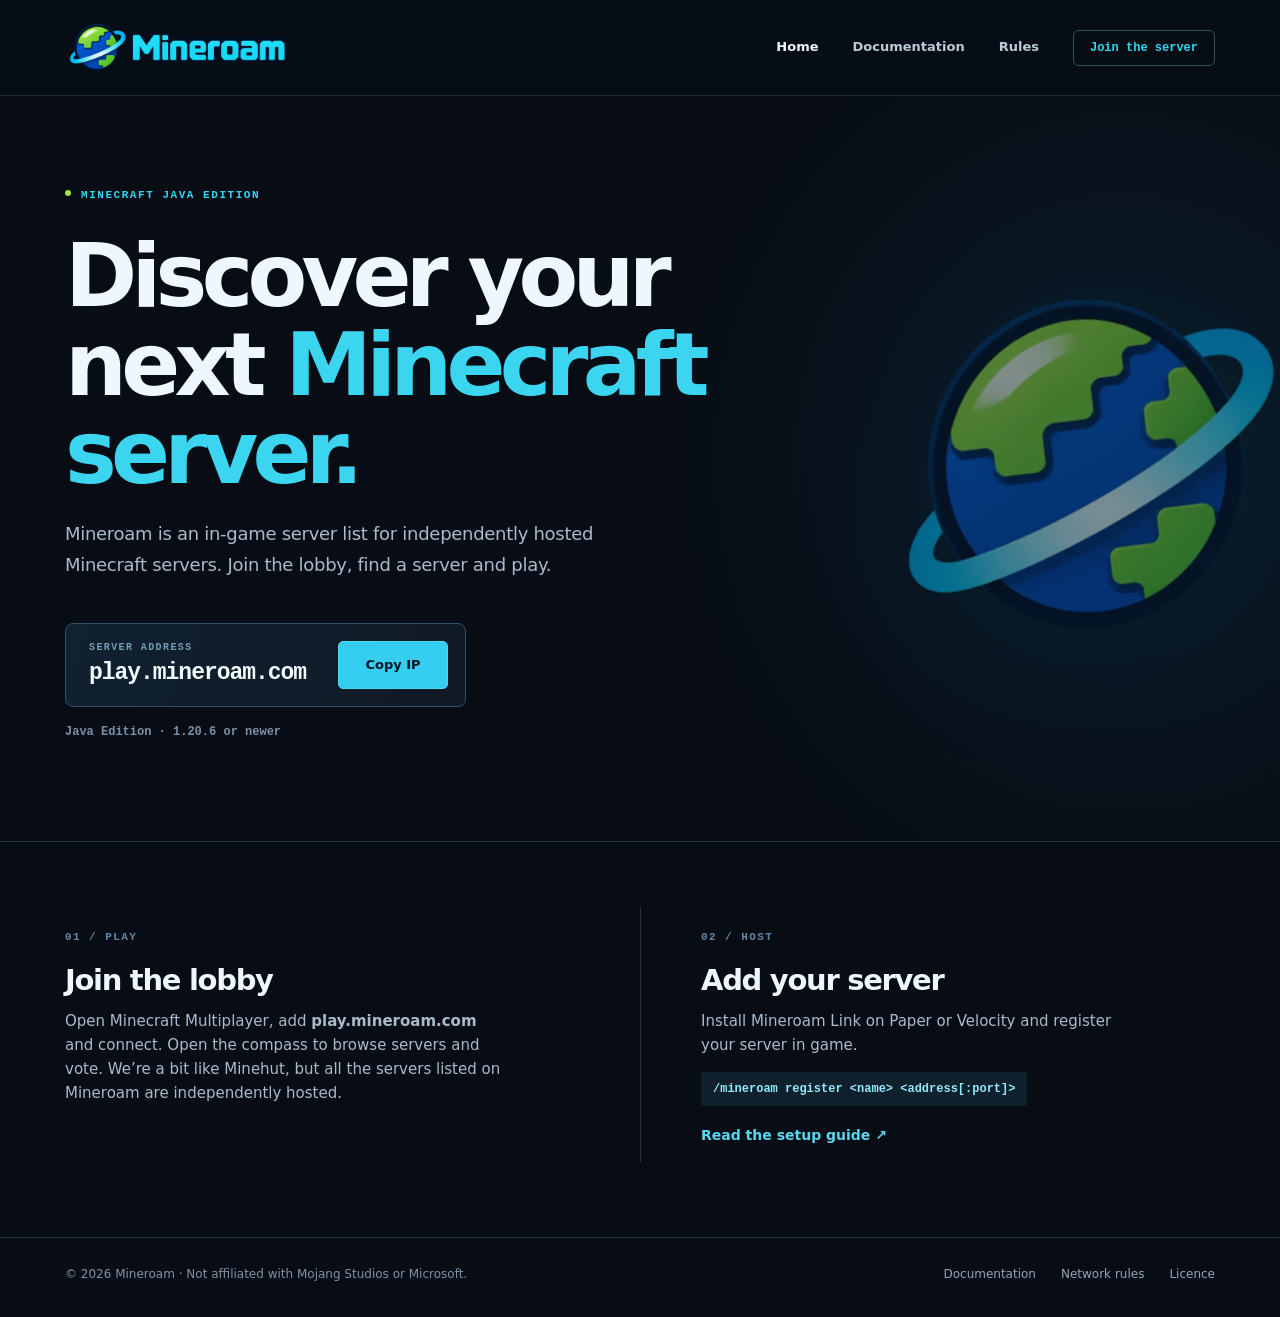
<file: index.html>
<!doctype html>

<html lang="en-GB"><head><meta charset="utf-8"/><meta content="width=device-width,initial-scale=1" name="viewport"/><meta content="#080d15" name="theme-color"/><meta content="index,follow" name="robots"/><meta content="Discover your next Minecraft server. Mineroam is an in-game Minecraft Java server list. Join play.mineroam.com." name="description"/><meta content="website" property="og:type"/><meta content="Mineroam — Minecraft server list" property="og:title"/><meta content="Discover your next Minecraft server. Mineroam is an in-game Minecraft Java server list. Join play.mineroam.com." property="og:description"/><meta content="https://mineroam.com/assets/mineroam-logo.png" property="og:image"/><meta content="summary_large_image" name="twitter:card"/><link href="https://mineroam.com/" rel="canonical"/><link href="assets/favicon.png" rel="icon" type="image/png"/><link href="assets/site.css" rel="stylesheet"/><script defer="" src="assets/site.js"></script><title>Mineroam — Minecraft server list</title></head><body>
<header class="header"><div class="container header-inner"><a aria-label="Mineroam home" class="brand" href="index.html"><img alt="Mineroam" height="76" src="assets/mineroam-logo.webp" width="227"/></a><button aria-controls="site-nav" aria-expanded="false" aria-label="Toggle navigation" class="menu-toggle" data-menu-toggle="" type="button">Menu</button><nav aria-label="Main navigation" class="top-nav" data-nav="" id="site-nav"><a aria-current="page" href="index.html">Home</a><a href="docs/index.html">Documentation</a><a href="rules/index.html">Rules</a><a class="nav-join" href="index.html#play">Join the server</a></nav></div></header>
<main><section class="hero"><div class="container hero-inner"><img alt="" class="hero-orbit" height="430" src="assets/mineroam-globe.webp" width="430"/><div class="hero-content"><div class="eyebrow"><span class="dot"></span>Minecraft Java Edition</div><h1>Discover your next <span>Minecraft server.</span></h1><p class="hero-description">Mineroam is an in-game server list for independently hosted Minecraft servers. Join the lobby, find a server and play.</p><div class="server-ip" id="play"><div class="ip-text"><span class="ip-label">Server address</span><span class="ip-value">play.mineroam.com</span></div><button aria-label="Copy Mineroam server address" class="copy-ip" data-copy-ip="" type="button">Copy IP</button></div><div class="ip-note">Java Edition · 1.20.6 or newer</div></div></div></section><div class="container rules-band"><section aria-labelledby="play-title" class="simple-section"><span class="section-numeral">01 / PLAY</span><h2 id="play-title">Join the lobby</h2><p>Open Minecraft Multiplayer, add <strong>play.mineroam.com</strong> and connect. Open the compass to browse servers and vote. We’re a bit like Minehut, but all the servers listed on Mineroam are independently hosted.</p></section><section aria-labelledby="owners-title" class="simple-section" id="owners"><span class="section-numeral">02 / HOST</span><h2 id="owners-title">Add your server</h2><p>Install Mineroam Link on Paper or Velocity and register your server in game.</p><code>/mineroam register &lt;name&gt; &lt;address[:port]&gt;</code><div><a class="inline-link" href="docs/install/index.html">Read the setup guide ↗</a></div></section></div></main>
<footer class="footer"><div class="container footer-inner"><span>© 2026 Mineroam · Not affiliated with Mojang Studios or Microsoft.</span><nav aria-label="Footer"><a href="docs/index.html">Documentation</a><a href="rules/index.html">Network rules</a><a href="license/index.html">Licence</a></nav></div></footer></body></html>
</file>
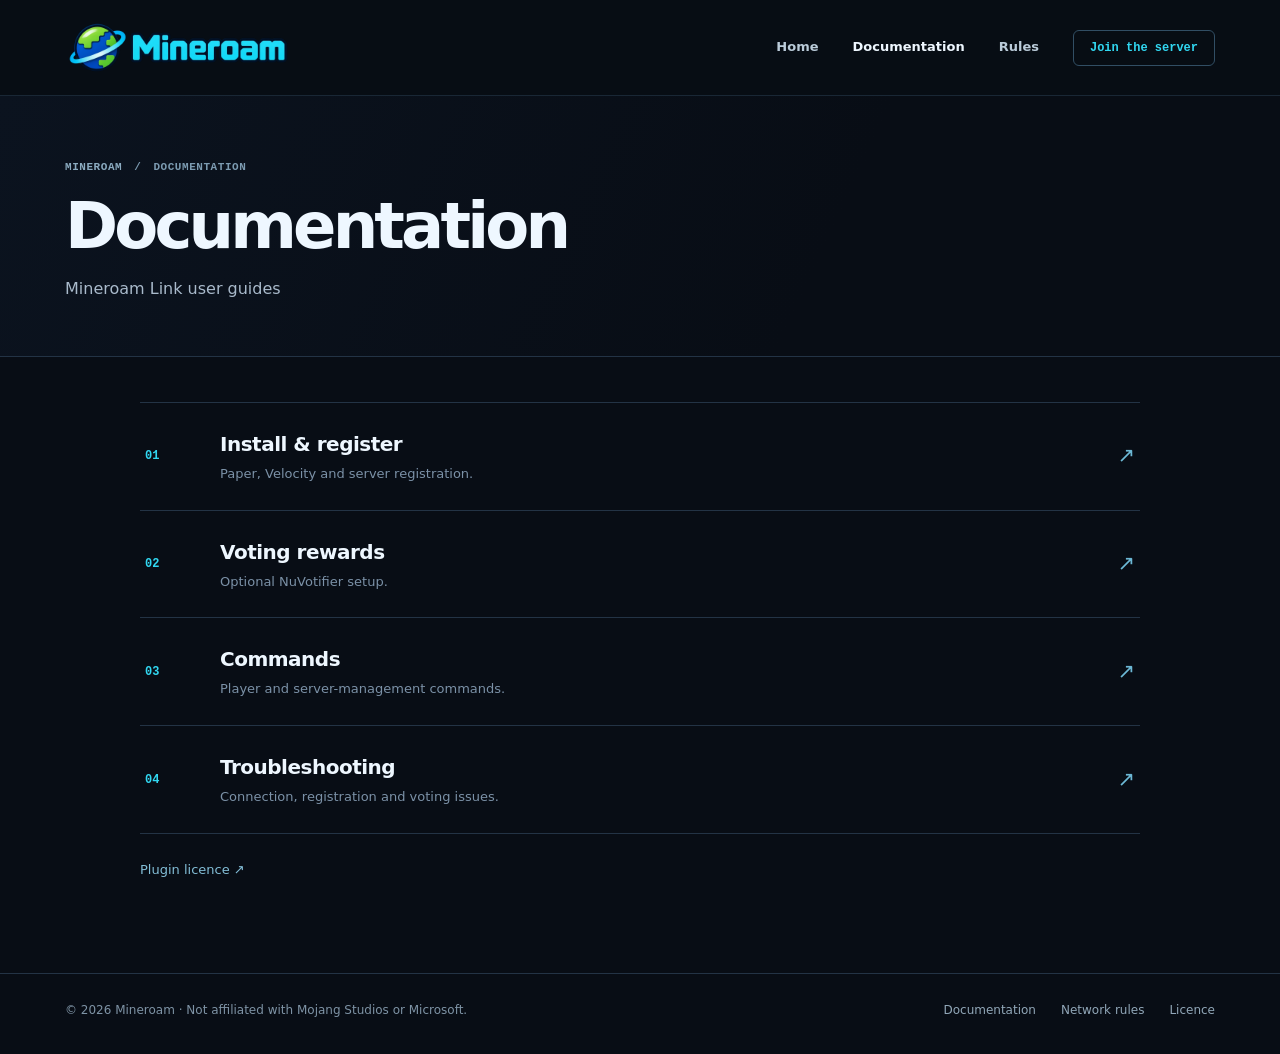
<file: docs/index.html>
<!doctype html>

<html lang="en-GB"><head><meta charset="utf-8"/><meta content="width=device-width,initial-scale=1" name="viewport"/><meta content="#080d15" name="theme-color"/><meta content="index,follow" name="robots"/><meta content="Mineroam Link installation, voting and command documentation." name="description"/><meta content="website" property="og:type"/><meta content="Documentation | Mineroam" property="og:title"/><meta content="Mineroam Link installation, voting and command documentation." property="og:description"/><meta content="https://mineroam.com/assets/mineroam-logo.png" property="og:image"/><meta content="summary_large_image" name="twitter:card"/><link href="https://mineroam.com/docs/" rel="canonical"/><link href="../assets/favicon.png" rel="icon" type="image/png"/><link href="../assets/site.css" rel="stylesheet"/><script defer="" src="../assets/site.js"></script><title>Documentation | Mineroam</title></head><body>
<header class="header"><div class="container header-inner"><a aria-label="Mineroam home" class="brand" href="../index.html"><img alt="Mineroam" height="76" src="../assets/mineroam-logo.webp" width="227"/></a><button aria-controls="site-nav" aria-expanded="false" aria-label="Toggle navigation" class="menu-toggle" data-menu-toggle="" type="button">Menu</button><nav aria-label="Main navigation" class="top-nav" data-nav="" id="site-nav"><a href="../index.html">Home</a><a aria-current="page" href="index.html">Documentation</a><a href="../rules/index.html">Rules</a><a class="nav-join" href="../index.html#play">Join the server</a></nav></div></header>
<section class="page-heading"><div class="container"><div class="crumbs"><a href="../index.html">MINEROAM</a><span>/</span><span>DOCUMENTATION</span></div><h1>Documentation</h1><p>Mineroam Link user guides</p></div></section><main class="container docs-list"><a class="docs-item" href="install/index.html"><span class="number">01</span><span><strong>Install &amp; register</strong><small>Paper, Velocity and server registration.</small></span><span class="arrow">↗</span></a><a class="docs-item" href="voting/index.html"><span class="number">02</span><span><strong>Voting rewards</strong><small>Optional NuVotifier setup.</small></span><span class="arrow">↗</span></a><a class="docs-item" href="commands/index.html"><span class="number">03</span><span><strong>Commands</strong><small>Player and server-management commands.</small></span><span class="arrow">↗</span></a><a class="docs-item" href="troubleshooting/index.html"><span class="number">04</span><span><strong>Troubleshooting</strong><small>Connection, registration and voting issues.</small></span><span class="arrow">↗</span></a><div class="docs-bottom"><a href="../license/index.html">Plugin licence ↗</a></div></main>
<footer class="footer"><div class="container footer-inner"><span>© 2026 Mineroam · Not affiliated with Mojang Studios or Microsoft.</span><nav aria-label="Footer"><a href="index.html">Documentation</a><a href="../rules/index.html">Network rules</a><a href="../license/index.html">Licence</a></nav></div></footer></body></html>
</file>
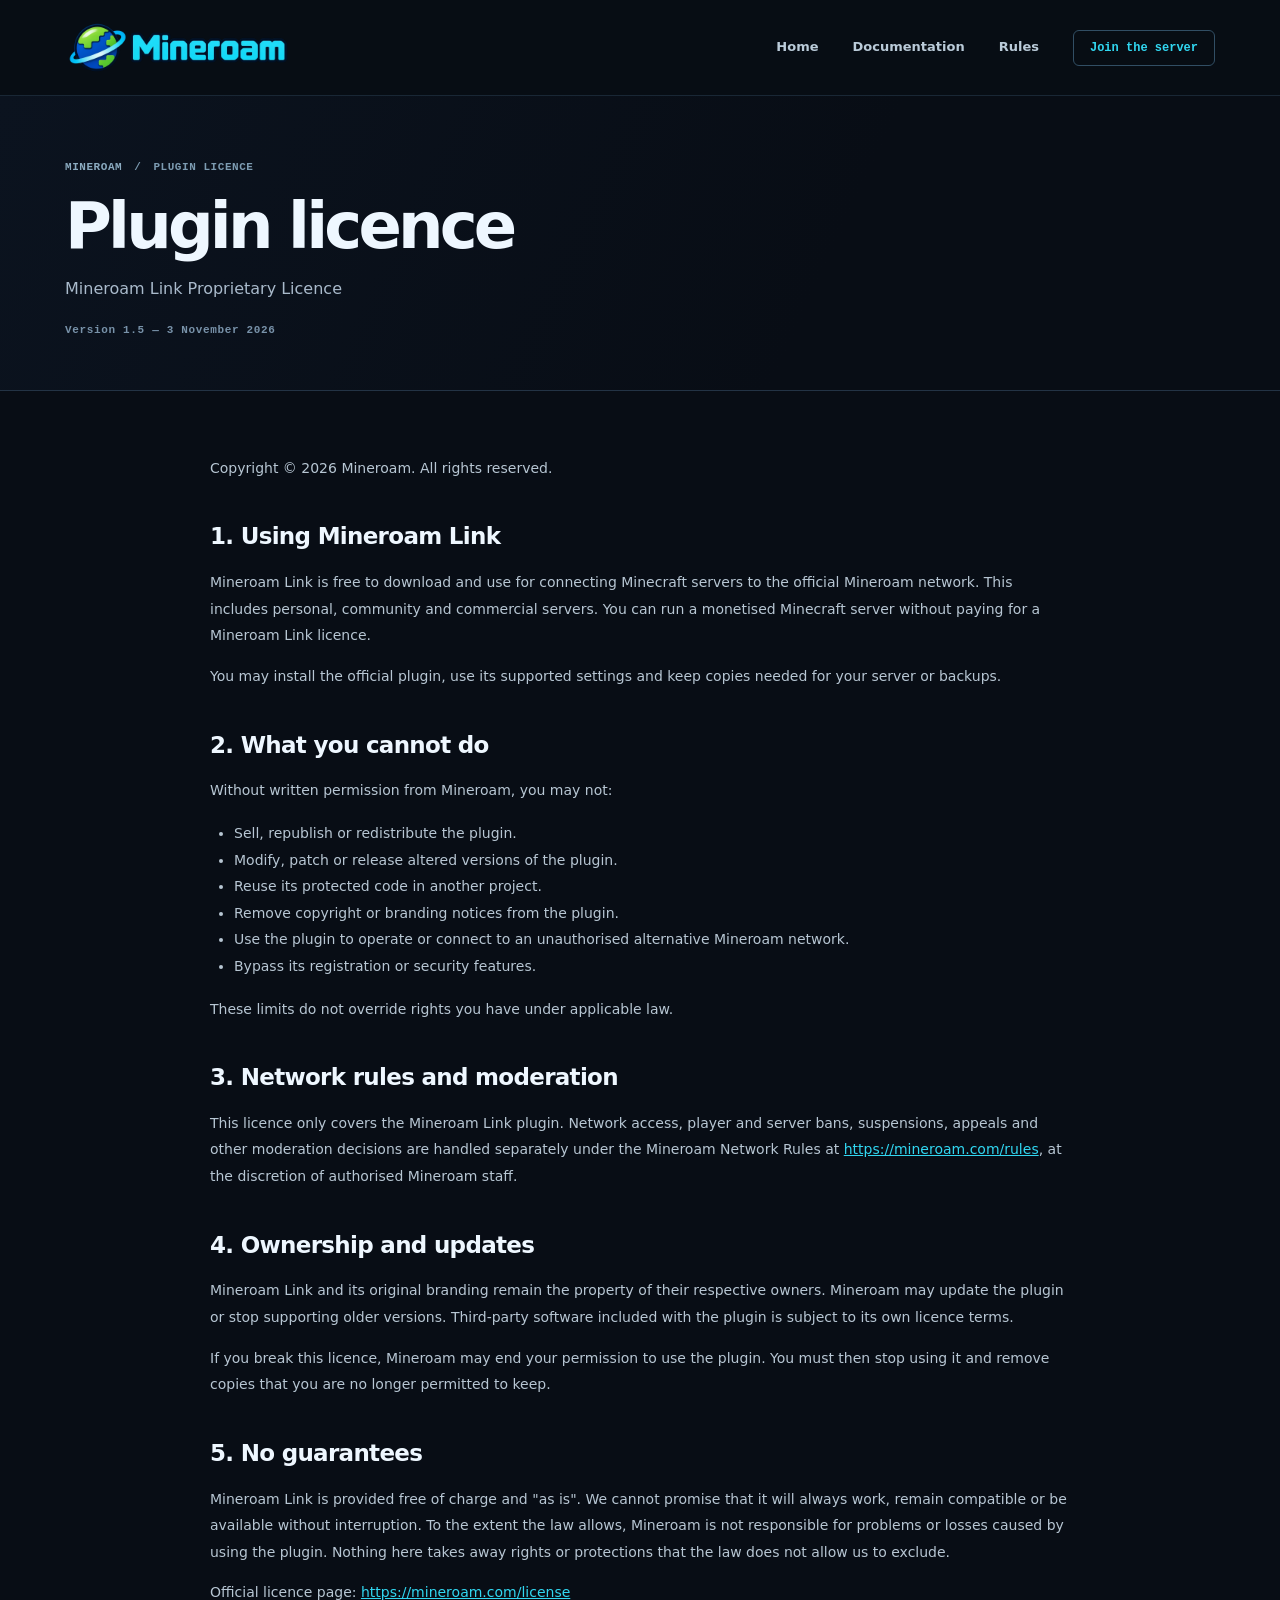
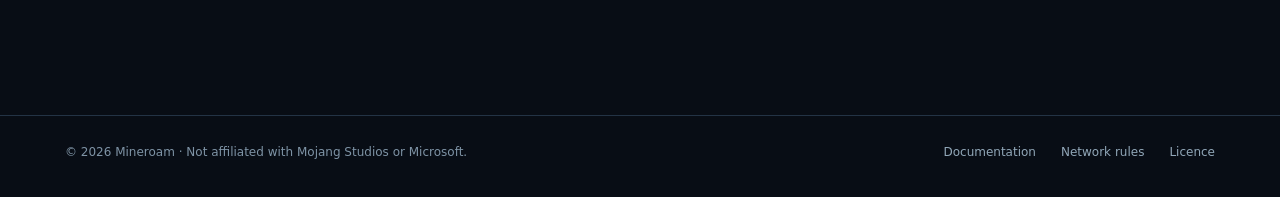
<file: license/index.html>
<!doctype html>

<html lang="en-GB"><head><meta charset="utf-8"/><meta content="width=device-width,initial-scale=1" name="viewport"/><meta content="#080d15" name="theme-color"/><meta content="index,follow" name="robots"/><meta content="Mineroam Link Proprietary Licence, version 1.5." name="description"/><meta content="website" property="og:type"/><meta content="Plugin licence | Mineroam" property="og:title"/><meta content="Mineroam Link Proprietary Licence, version 1.5." property="og:description"/><meta content="https://mineroam.com/assets/mineroam-logo.png" property="og:image"/><meta content="summary_large_image" name="twitter:card"/><link href="https://mineroam.com/license/" rel="canonical"/><link href="../assets/favicon.png" rel="icon" type="image/png"/><link href="../assets/site.css" rel="stylesheet"/><script defer="" src="../assets/site.js"></script><title>Plugin licence | Mineroam</title></head><body>
<header class="header"><div class="container header-inner"><a aria-label="Mineroam home" class="brand" href="../index.html"><img alt="Mineroam" height="76" src="../assets/mineroam-logo.webp" width="227"/></a><button aria-controls="site-nav" aria-expanded="false" aria-label="Toggle navigation" class="menu-toggle" data-menu-toggle="" type="button">Menu</button><nav aria-label="Main navigation" class="top-nav" data-nav="" id="site-nav"><a href="../index.html">Home</a><a href="../docs/index.html">Documentation</a><a href="../rules/index.html">Rules</a><a class="nav-join" href="../index.html#play">Join the server</a></nav></div></header>
<section class="page-heading"><div class="container"><div class="crumbs"><a href="../index.html">MINEROAM</a><span>/</span><span>PLUGIN LICENCE</span></div><h1>Plugin licence</h1><p>Mineroam Link Proprietary Licence</p><div class="page-meta">Version 1.5 — 3 November 2026</div></div></section><main class="container legal"><p>Copyright © 2026 Mineroam. All rights reserved.</p><h2>1. Using Mineroam Link</h2><p>Mineroam Link is free to download and use for connecting Minecraft servers to the official Mineroam network. This includes personal, community and commercial servers. You can run a monetised Minecraft server without paying for a Mineroam Link licence.</p><p>You may install the official plugin, use its supported settings and keep copies needed for your server or backups.</p><h2>2. What you cannot do</h2><p>Without written permission from Mineroam, you may not:</p><ul><li>Sell, republish or redistribute the plugin.</li><li>Modify, patch or release altered versions of the plugin.</li><li>Reuse its protected code in another project.</li><li>Remove copyright or branding notices from the plugin.</li><li>Use the plugin to operate or connect to an unauthorised alternative Mineroam network.</li><li>Bypass its registration or security features.</li></ul><p>These limits do not override rights you have under applicable law.</p><h2>3. Network rules and moderation</h2><p>This licence only covers the Mineroam Link plugin. Network access, player and server bans, suspensions, appeals and other moderation decisions are handled separately under the Mineroam Network Rules at <a href="https://mineroam.com/rules">https://mineroam.com/rules</a>, at the discretion of authorised Mineroam staff.</p><h2>4. Ownership and updates</h2><p>Mineroam Link and its original branding remain the property of their respective owners. Mineroam may update the plugin or stop supporting older versions. Third-party software included with the plugin is subject to its own licence terms.</p><p>If you break this licence, Mineroam may end your permission to use the plugin. You must then stop using it and remove copies that you are no longer permitted to keep.</p><h2>5. No guarantees</h2><p>Mineroam Link is provided free of charge and "as is". We cannot promise that it will always work, remain compatible or be available without interruption. To the extent the law allows, Mineroam is not responsible for problems or losses caused by using the plugin. Nothing here takes away rights or protections that the law does not allow us to exclude.</p><p>Official licence page: <a href="https://mineroam.com/license">https://mineroam.com/license</a></p></main>
<footer class="footer"><div class="container footer-inner"><span>© 2026 Mineroam · Not affiliated with Mojang Studios or Microsoft.</span><nav aria-label="Footer"><a href="../docs/index.html">Documentation</a><a href="../rules/index.html">Network rules</a><a href="index.html">Licence</a></nav></div></footer></body></html>
</file>
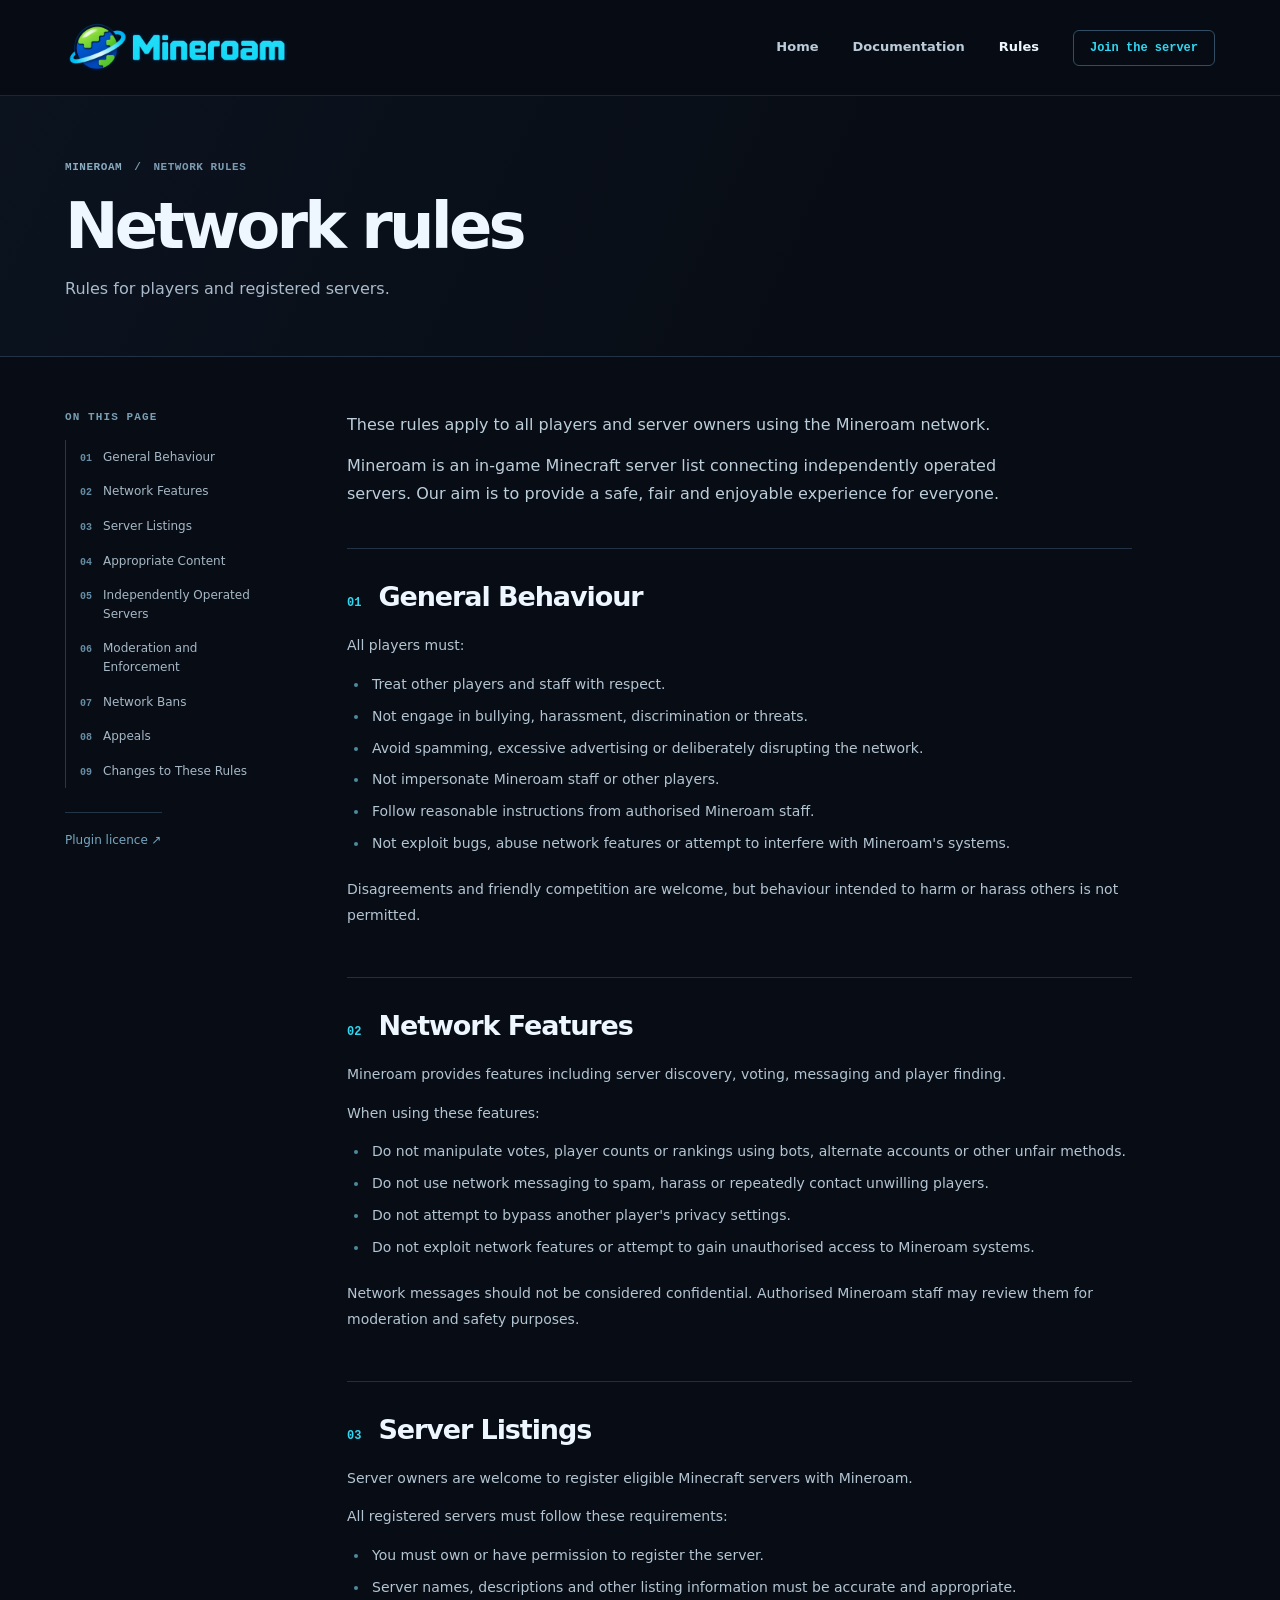
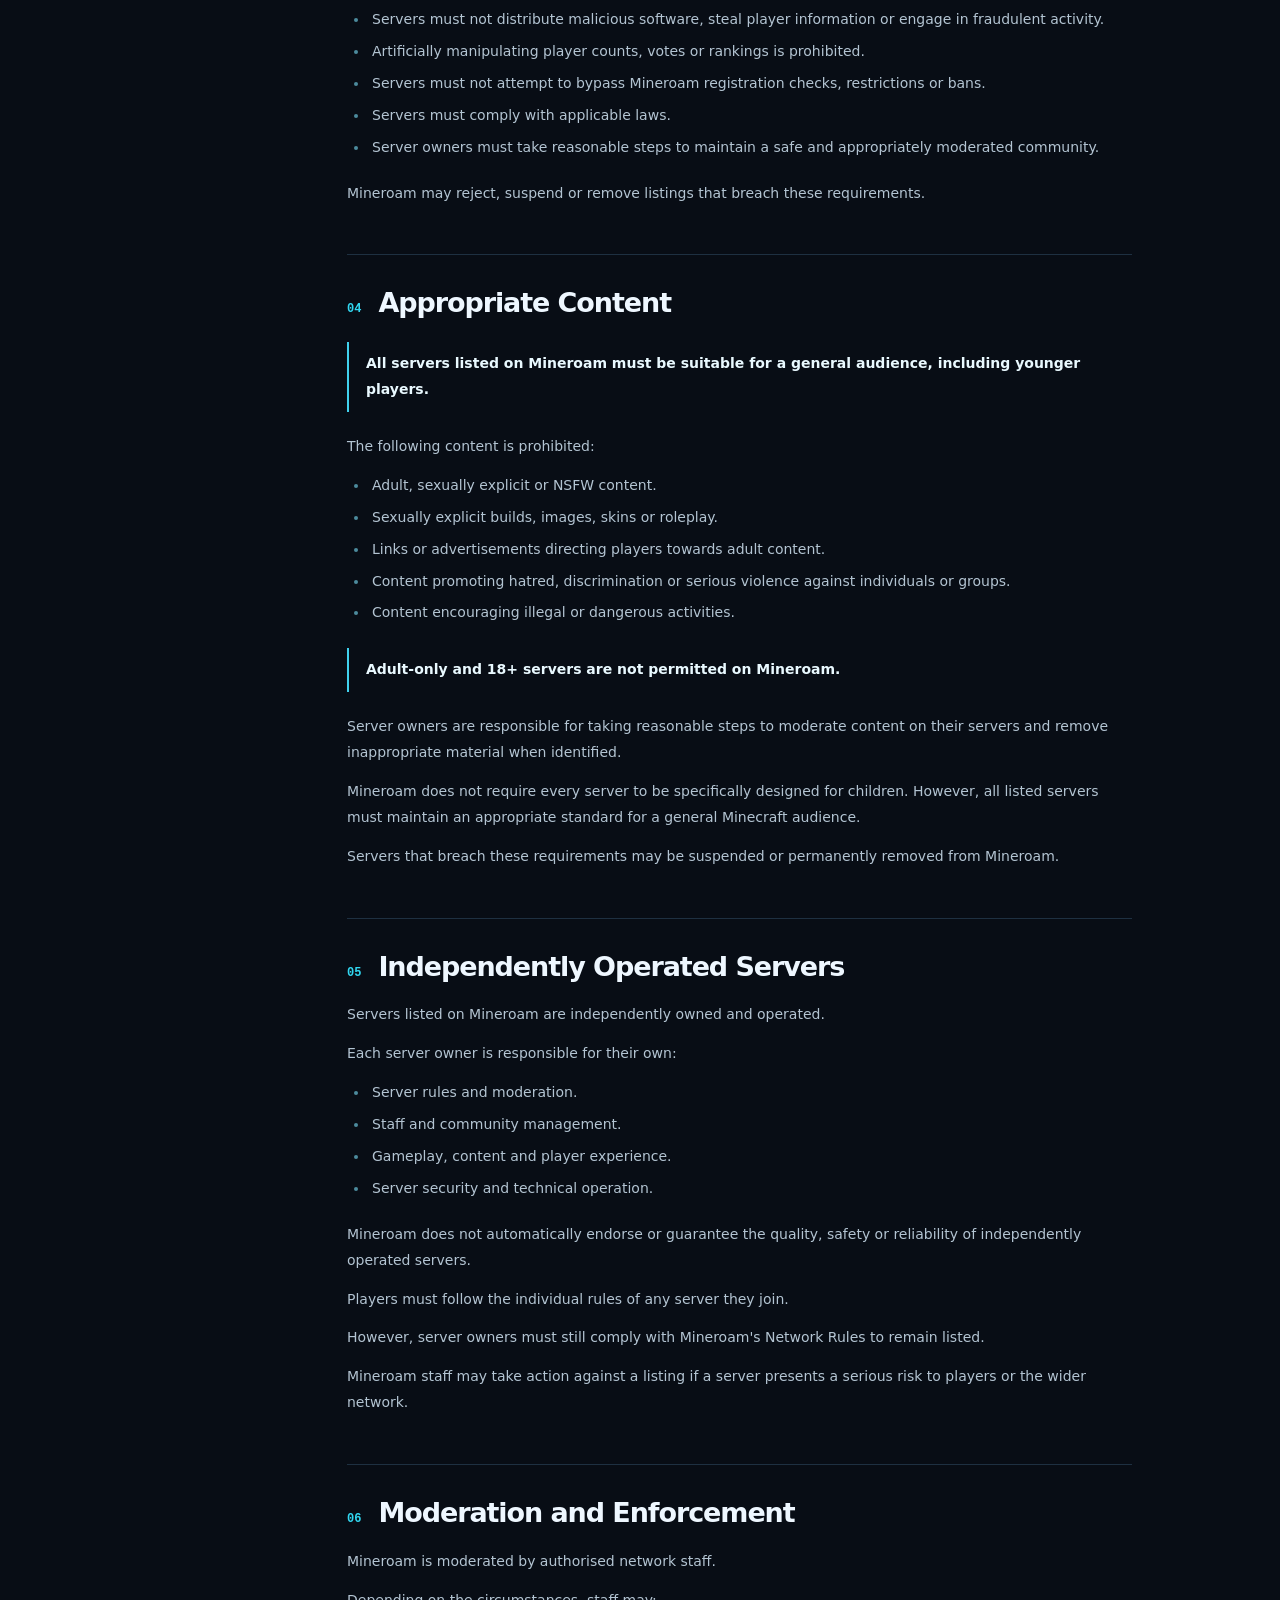
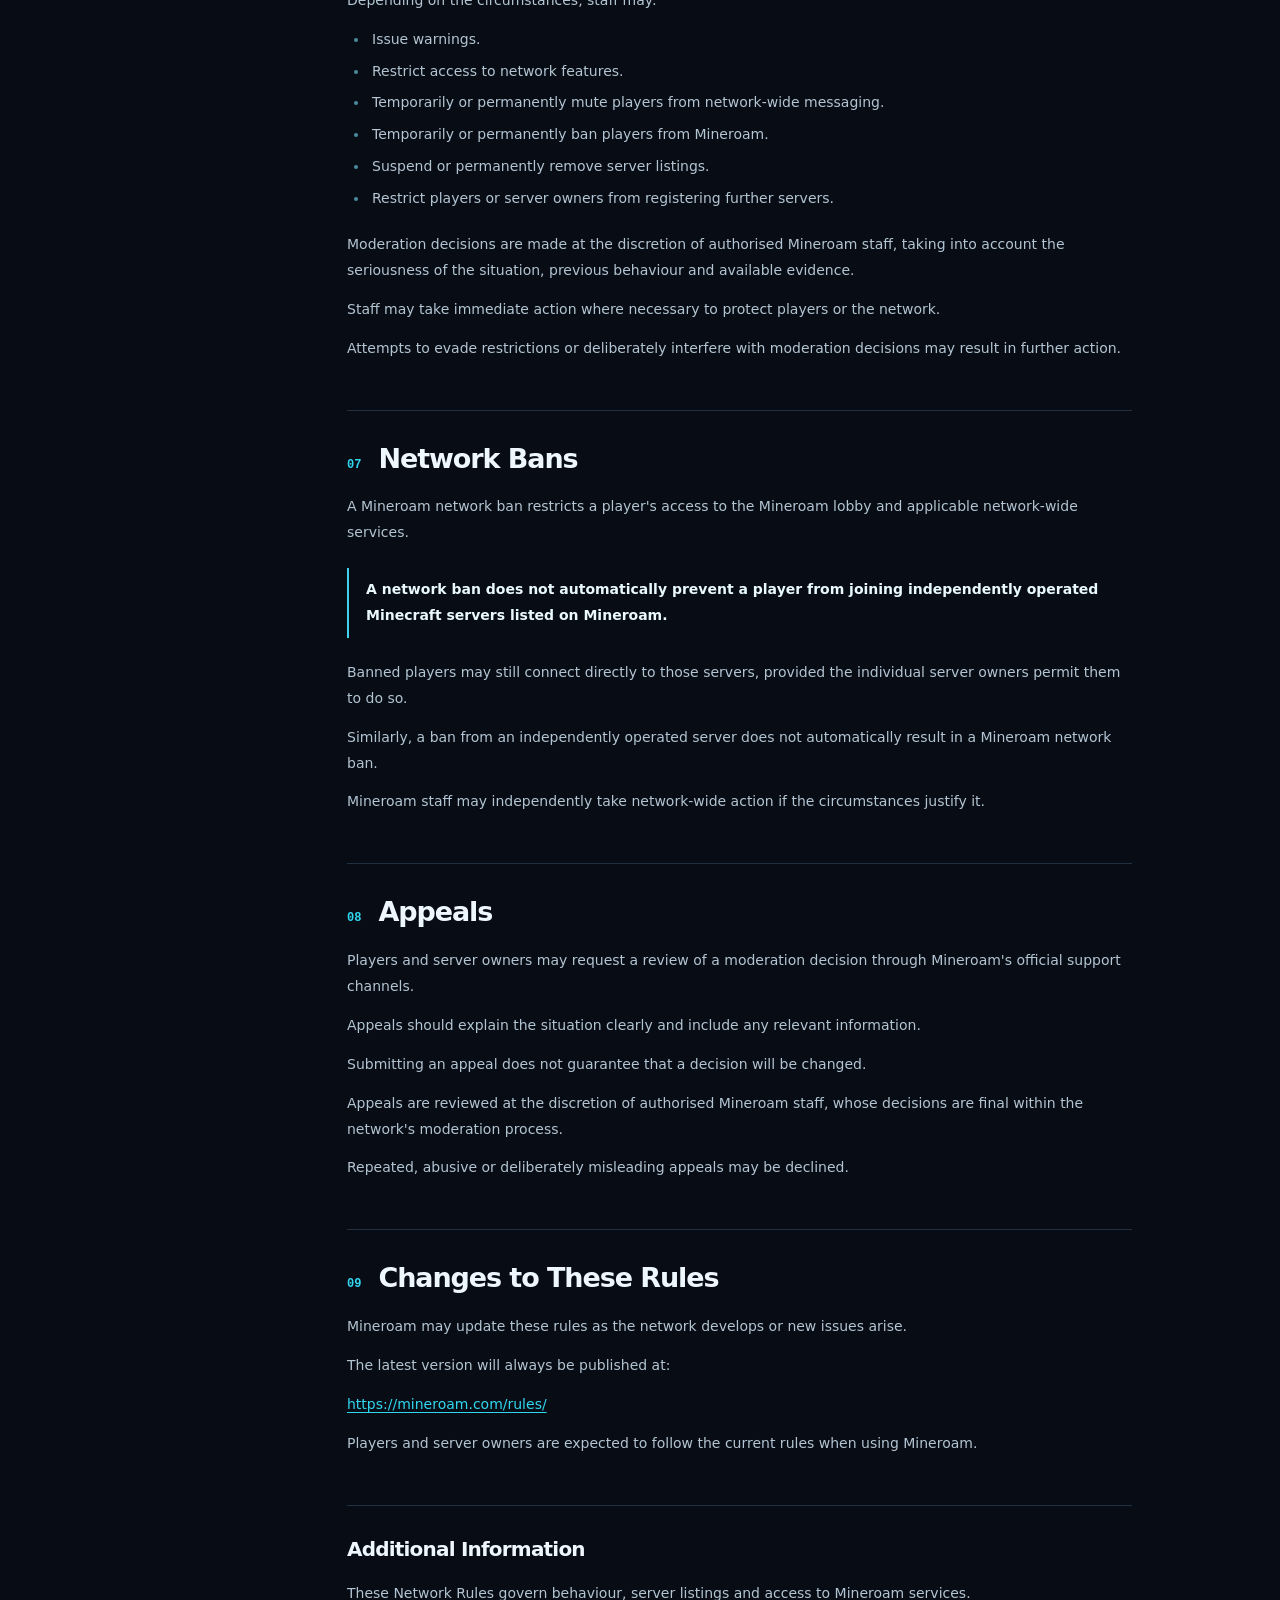
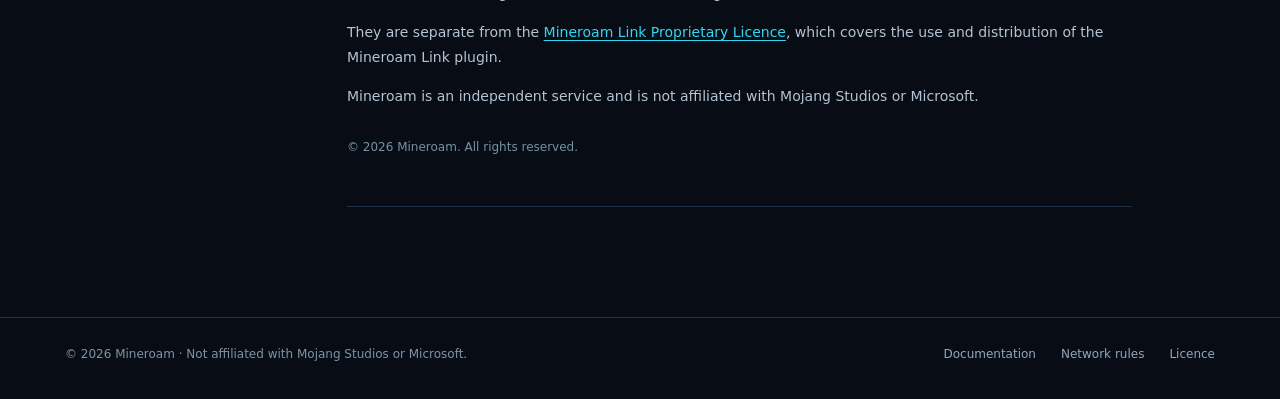
<file: rules/index.html>
<!doctype html>


<html lang="en-GB"><head><meta charset="utf-8"/><meta content="width=device-width,initial-scale=1" name="viewport"/><meta content="#080d15" name="theme-color"/><meta content="index,follow" name="robots"/><meta content="Mineroam Network Rules for players and registered Minecraft servers." name="description"/><meta content="website" property="og:type"/><meta content="Network rules | Mineroam" property="og:title"/><meta content="Rules for players and servers on the Mineroam network." property="og:description"/><meta content="https://mineroam.com/assets/mineroam-logo.png" property="og:image"/><meta content="summary_large_image" name="twitter:card"/><link href="https://mineroam.com/rules/" rel="canonical"/><link href="../assets/favicon.png" rel="icon" type="image/png"/><link href="../assets/site.css" rel="stylesheet"/><script defer="" src="../assets/site.js"></script><title>Network rules | Mineroam</title></head><body>
<header class="header"><div class="container header-inner"><a aria-label="Mineroam home" class="brand" href="../index.html"><img alt="Mineroam" height="76" src="../assets/mineroam-logo.webp" width="227"/></a><button aria-controls="site-nav" aria-expanded="false" aria-label="Toggle navigation" class="menu-toggle" data-menu-toggle="" type="button">Menu</button><nav aria-label="Main navigation" class="top-nav" data-nav="" id="site-nav"><a href="../index.html">Home</a><a href="../docs/index.html">Documentation</a><a aria-current="page" href="index.html">Rules</a><a class="nav-join" href="../index.html#play">Join the server</a></nav></div></header>
<section class="page-heading"><div class="container"><div class="crumbs"><a href="../index.html">MINEROAM</a><span>/</span><span>NETWORK RULES</span></div><h1>Network rules</h1><p>Rules for players and registered servers.</p></div></section><main class="container rules-layout"><aside aria-label="Contents" class="rules-sidebar"><div class="sidebar-label">ON THIS PAGE</div><nav aria-label="Rule sections"><a href="#general-behaviour"><span>01</span>General Behaviour</a><a href="#network-features"><span>02</span>Network Features</a><a href="#server-listings"><span>03</span>Server Listings</a><a href="#appropriate-content"><span>04</span>Appropriate Content</a><a href="#independent-servers"><span>05</span>Independently Operated Servers</a><a href="#moderation"><span>06</span>Moderation and Enforcement</a><a href="#network-bans"><span>07</span>Network Bans</a><a href="#appeals"><span>08</span>Appeals</a><a href="#changes"><span>09</span>Changes to These Rules</a></nav><a class="sidebar-license" href="../license/index.html">Plugin licence ↗</a></aside><article class="rules-content"><div class="rules-intro"><p>These rules apply to all players and server owners using the Mineroam network.</p><p>Mineroam is an in-game Minecraft server list connecting independently operated servers. Our aim is to provide a safe, fair and enjoyable experience for everyone.</p></div><section class="rule-section" id="general-behaviour"><h2><span class="rule-number">01</span>General Behaviour</h2><p>All players must:</p><ul><li>Treat other players and staff with respect.</li><li>Not engage in bullying, harassment, discrimination or threats.</li><li>Avoid spamming, excessive advertising or deliberately disrupting the network.</li><li>Not impersonate Mineroam staff or other players.</li><li>Follow reasonable instructions from authorised Mineroam staff.</li><li>Not exploit bugs, abuse network features or attempt to interfere with Mineroam's systems.</li></ul><p>Disagreements and friendly competition are welcome, but behaviour intended to harm or harass others is not permitted.</p></section><section class="rule-section" id="network-features"><h2><span class="rule-number">02</span>Network Features</h2><p>Mineroam provides features including server discovery, voting, messaging and player finding.</p><p>When using these features:</p><ul><li>Do not manipulate votes, player counts or rankings using bots, alternate accounts or other unfair methods.</li><li>Do not use network messaging to spam, harass or repeatedly contact unwilling players.</li><li>Do not attempt to bypass another player's privacy settings.</li><li>Do not exploit network features or attempt to gain unauthorised access to Mineroam systems.</li></ul><p>Network messages should not be considered confidential. Authorised Mineroam staff may review them for moderation and safety purposes.</p></section><section class="rule-section" id="server-listings"><h2><span class="rule-number">03</span>Server Listings</h2><p>Server owners are welcome to register eligible Minecraft servers with Mineroam.</p><p>All registered servers must follow these requirements:</p><ul><li>You must own or have permission to register the server.</li><li>Server names, descriptions and other listing information must be accurate and appropriate.</li><li>Servers must not distribute malicious software, steal player information or engage in fraudulent activity.</li><li>Artificially manipulating player counts, votes or rankings is prohibited.</li><li>Servers must not attempt to bypass Mineroam registration checks, restrictions or bans.</li><li>Servers must comply with applicable laws.</li><li>Server owners must take reasonable steps to maintain a safe and appropriately moderated community.</li></ul><p>Mineroam may reject, suspend or remove listings that breach these requirements.</p></section><section class="rule-section" id="appropriate-content"><h2><span class="rule-number">04</span>Appropriate Content</h2><p class="important-rule"><strong>All servers listed on Mineroam must be suitable for a general audience, including younger players.</strong></p><p>The following content is prohibited:</p><ul><li>Adult, sexually explicit or NSFW content.</li><li>Sexually explicit builds, images, skins or roleplay.</li><li>Links or advertisements directing players towards adult content.</li><li>Content promoting hatred, discrimination or serious violence against individuals or groups.</li><li>Content encouraging illegal or dangerous activities.</li></ul><p class="important-rule"><strong>Adult-only and 18+ servers are not permitted on Mineroam.</strong></p><p>Server owners are responsible for taking reasonable steps to moderate content on their servers and remove inappropriate material when identified.</p><p>Mineroam does not require every server to be specifically designed for children. However, all listed servers must maintain an appropriate standard for a general Minecraft audience.</p><p>Servers that breach these requirements may be suspended or permanently removed from Mineroam.</p></section><section class="rule-section" id="independent-servers"><h2><span class="rule-number">05</span>Independently Operated Servers</h2><p>Servers listed on Mineroam are independently owned and operated.</p><p>Each server owner is responsible for their own:</p><ul><li>Server rules and moderation.</li><li>Staff and community management.</li><li>Gameplay, content and player experience.</li><li>Server security and technical operation.</li></ul><p>Mineroam does not automatically endorse or guarantee the quality, safety or reliability of independently operated servers.</p><p>Players must follow the individual rules of any server they join.</p><p>However, server owners must still comply with Mineroam's Network Rules to remain listed.</p><p>Mineroam staff may take action against a listing if a server presents a serious risk to players or the wider network.</p></section><section class="rule-section" id="moderation"><h2><span class="rule-number">06</span>Moderation and Enforcement</h2><p>Mineroam is moderated by authorised network staff.</p><p>Depending on the circumstances, staff may:</p><ul><li>Issue warnings.</li><li>Restrict access to network features.</li><li>Temporarily or permanently mute players from network-wide messaging.</li><li>Temporarily or permanently ban players from Mineroam.</li><li>Suspend or permanently remove server listings.</li><li>Restrict players or server owners from registering further servers.</li></ul><p>Moderation decisions are made at the discretion of authorised Mineroam staff, taking into account the seriousness of the situation, previous behaviour and available evidence.</p><p>Staff may take immediate action where necessary to protect players or the network.</p><p>Attempts to evade restrictions or deliberately interfere with moderation decisions may result in further action.</p></section><section class="rule-section" id="network-bans"><h2><span class="rule-number">07</span>Network Bans</h2><p>A Mineroam network ban restricts a player's access to the Mineroam lobby and applicable network-wide services.</p><p class="important-rule"><strong>A network ban does not automatically prevent a player from joining independently operated Minecraft servers listed on Mineroam.</strong></p><p>Banned players may still connect directly to those servers, provided the individual server owners permit them to do so.</p><p>Similarly, a ban from an independently operated server does not automatically result in a Mineroam network ban.</p><p>Mineroam staff may independently take network-wide action if the circumstances justify it.</p></section><section class="rule-section" id="appeals"><h2><span class="rule-number">08</span>Appeals</h2><p>Players and server owners may request a review of a moderation decision through Mineroam's official support channels.</p><p>Appeals should explain the situation clearly and include any relevant information.</p><p>Submitting an appeal does not guarantee that a decision will be changed.</p><p>Appeals are reviewed at the discretion of authorised Mineroam staff, whose decisions are final within the network's moderation process.</p><p>Repeated, abusive or deliberately misleading appeals may be declined.</p></section><section class="rule-section" id="changes"><h2><span class="rule-number">09</span>Changes to These Rules</h2><p>Mineroam may update these rules as the network develops or new issues arise.</p><p>The latest version will always be published at:</p><p><a href="https://mineroam.com/rules/">https://mineroam.com/rules/</a></p><p>Players and server owners are expected to follow the current rules when using Mineroam.</p></section><section class="rule-section additional-information" id="additional-information"><h2>Additional Information</h2><p>These Network Rules govern behaviour, server listings and access to Mineroam services.</p><p>They are separate from the <a href="../license/index.html">Mineroam Link Proprietary Licence</a>, which covers the use and distribution of the Mineroam Link plugin.</p><p>Mineroam is an independent service and is not affiliated with Mojang Studios or Microsoft.</p><p class="copyright-note">© 2026 Mineroam. All rights reserved.</p></section></article></main>
<footer class="footer"><div class="container footer-inner"><span>© 2026 Mineroam · Not affiliated with Mojang Studios or Microsoft.</span><nav aria-label="Footer"><a href="../docs/index.html">Documentation</a><a href="index.html">Network rules</a><a href="../license/index.html">Licence</a></nav></div></footer></body></html>
</file>
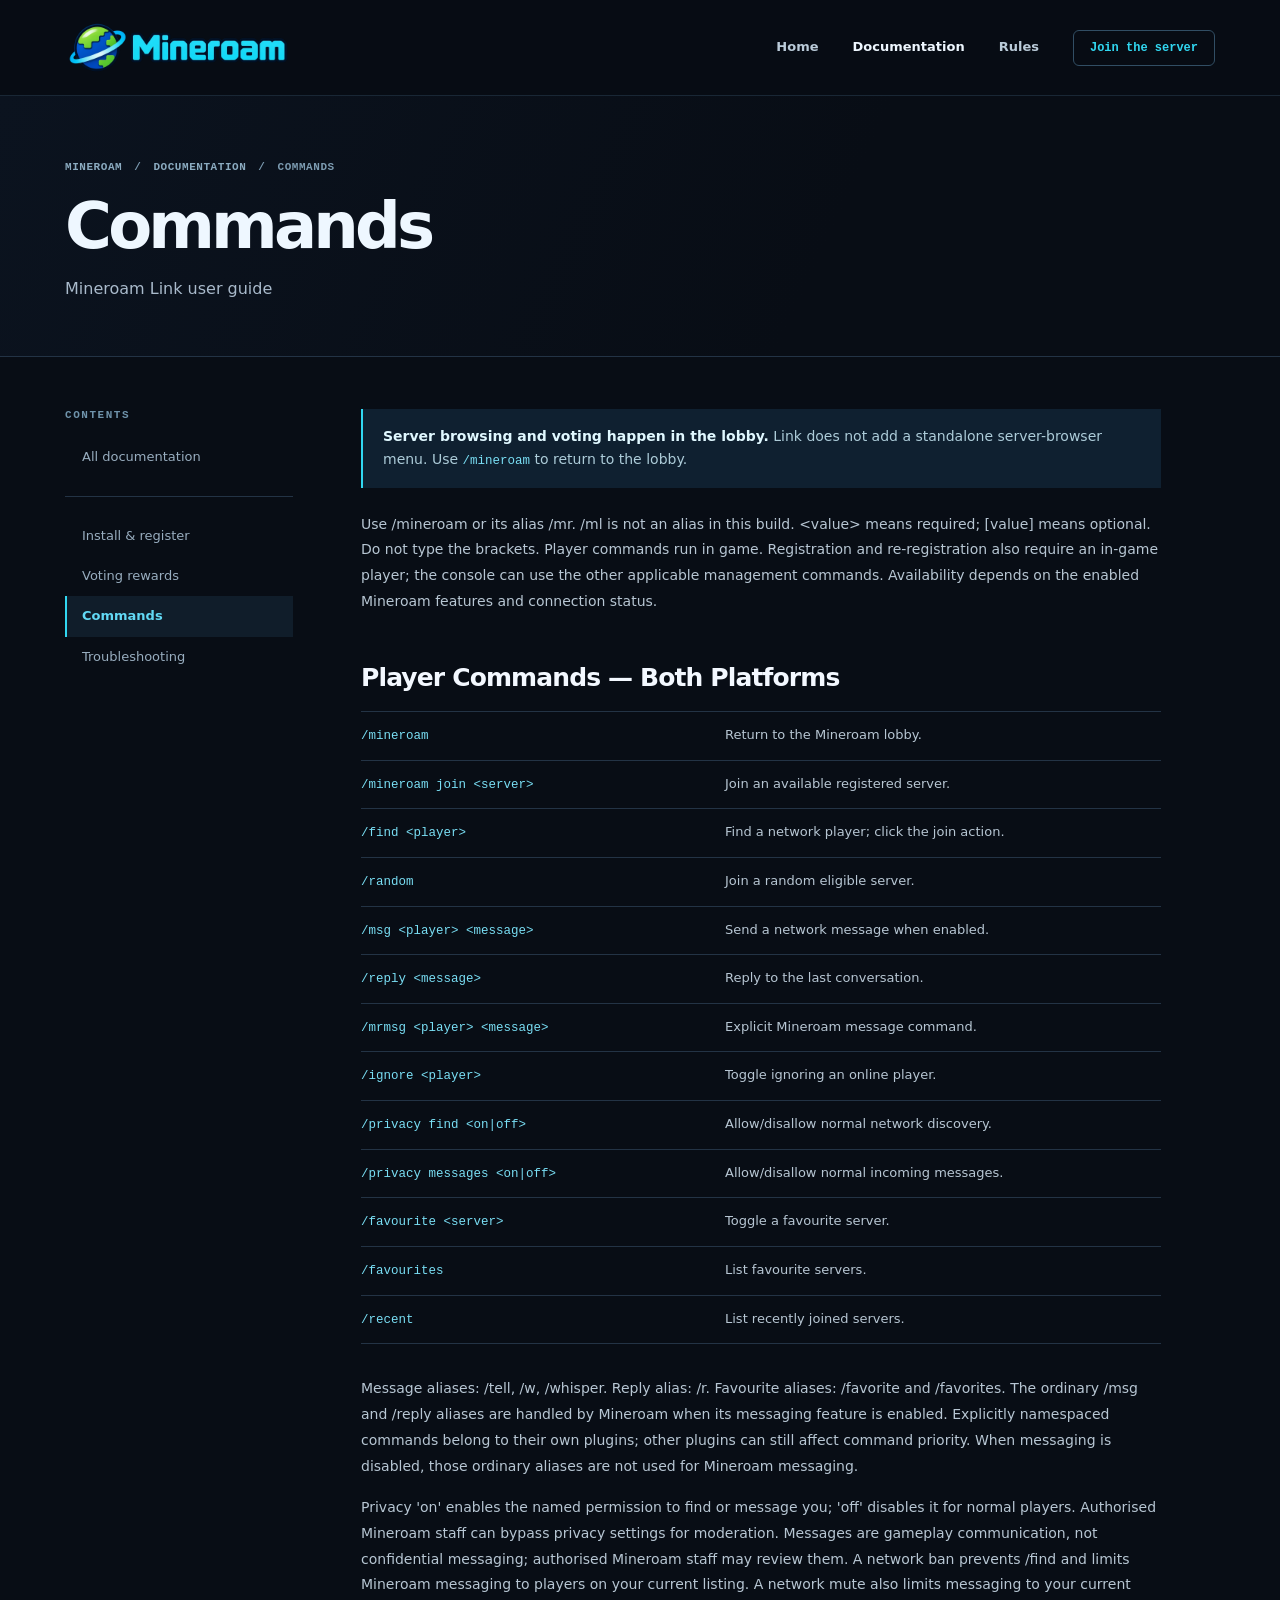
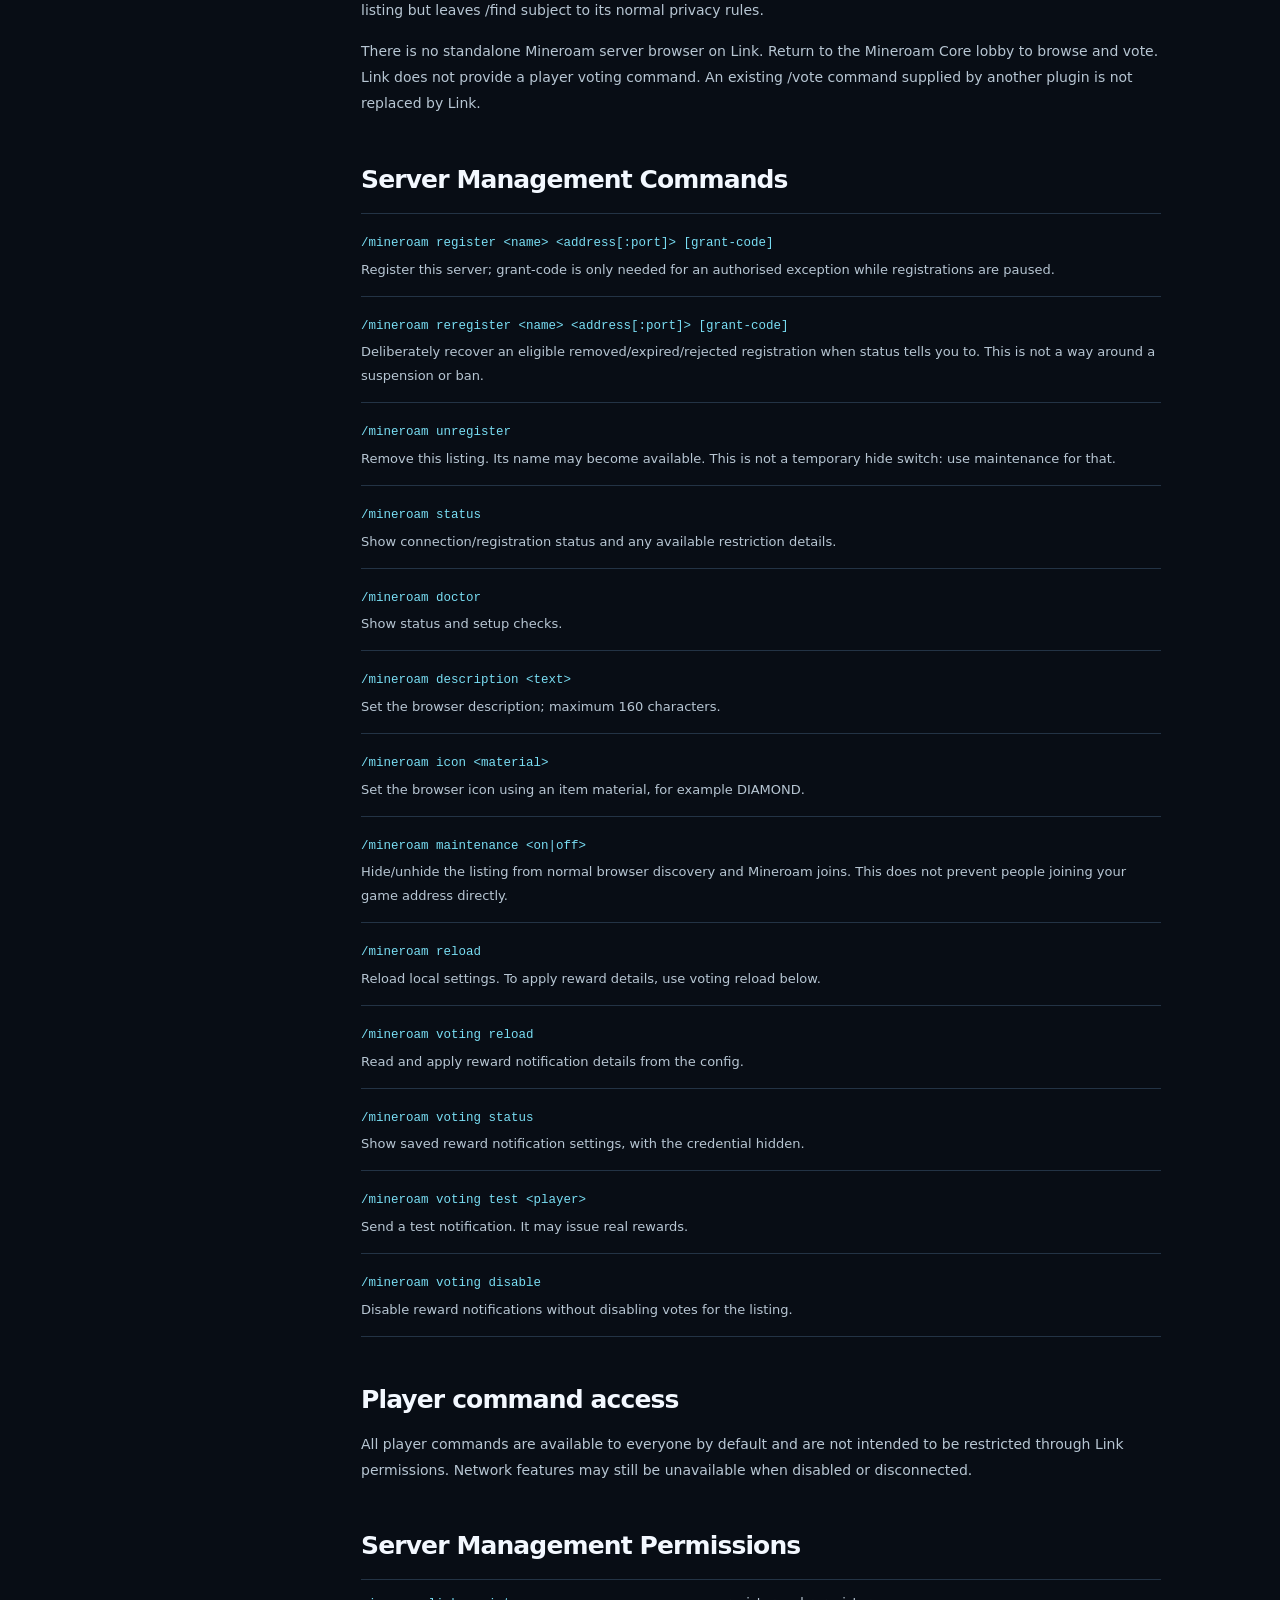
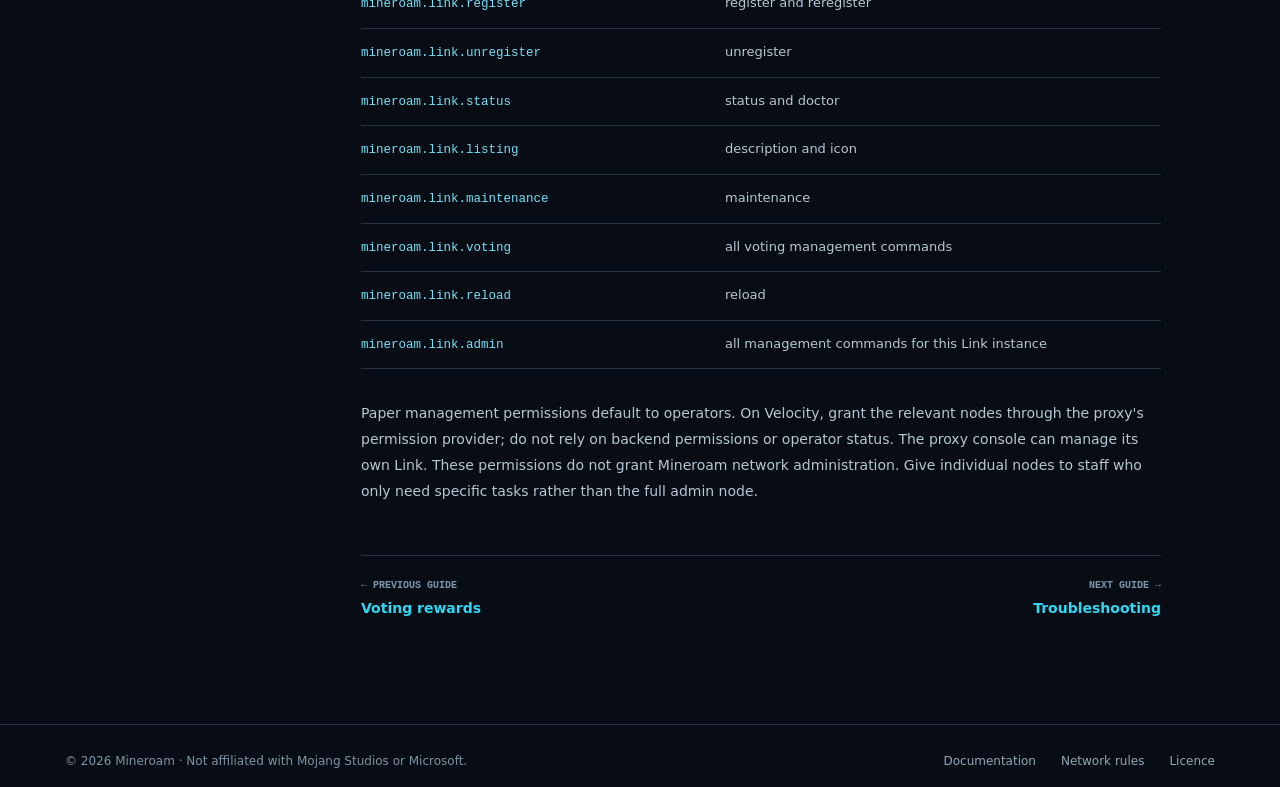
<file: docs/commands/index.html>
<!doctype html>

<html lang="en-GB"><head><meta charset="utf-8"/><meta content="width=device-width,initial-scale=1" name="viewport"/><meta content="#080d15" name="theme-color"/><meta content="index,follow" name="robots"/><meta content="Mineroam Link commands guide." name="description"/><meta content="website" property="og:type"/><meta content="Commands | Mineroam" property="og:title"/><meta content="Mineroam Link commands guide." property="og:description"/><meta content="https://mineroam.com/assets/mineroam-logo.png" property="og:image"/><meta content="summary_large_image" name="twitter:card"/><link href="https://mineroam.com/docs/commands/" rel="canonical"/><link href="../../assets/favicon.png" rel="icon" type="image/png"/><link href="../../assets/site.css" rel="stylesheet"/><script defer="" src="../../assets/site.js"></script><title>Commands | Mineroam</title></head><body>
<header class="header"><div class="container header-inner"><a aria-label="Mineroam home" class="brand" href="../../index.html"><img alt="Mineroam" height="76" src="../../assets/mineroam-logo.webp" width="227"/></a><button aria-controls="site-nav" aria-expanded="false" aria-label="Toggle navigation" class="menu-toggle" data-menu-toggle="" type="button">Menu</button><nav aria-label="Main navigation" class="top-nav" data-nav="" id="site-nav"><a href="../../index.html">Home</a><a aria-current="page" href="../index.html">Documentation</a><a href="../../rules/index.html">Rules</a><a class="nav-join" href="../../index.html#play">Join the server</a></nav></div></header>
<section class="page-heading"><div class="container"><div class="crumbs"><a href="../../index.html">MINEROAM</a><span>/</span><a href="../index.html">DOCUMENTATION</a><span>/</span><span>COMMANDS</span></div><h1>Commands</h1><p>Mineroam Link user guide</p></div></section><main class="container doc-layout"><aside aria-label="Documentation sections" class="doc-sidebar"><h2>Contents</h2><a href="../index.html">All documentation</a><div class="separate"></div><a class="" href="../install/index.html">Install &amp; register</a><a class="" href="../voting/index.html">Voting rewards</a><a class="active" href="index.html">Commands</a><a class="" href="../troubleshooting/index.html">Troubleshooting</a></aside><article class="doc-content"><div class="info-box"><strong>Server browsing and voting happen in the lobby.</strong> Link does not add a standalone server-browser menu. Use <code>/mineroam</code> to return to the lobby.</div><p>Use /mineroam or its alias /mr. /ml is not an alias in this build. &lt;value&gt; means required; [value] means optional. Do not type the brackets. Player commands run in game. Registration and re-registration also require an in-game player; the console can use the other applicable management commands. Availability depends on the enabled Mineroam features and connection status.</p>
<h2 id="player-commands-both-platforms">Player Commands — Both Platforms</h2>
<div class="command-table"><div class="command-row"><code>/mineroam</code><p>Return to the Mineroam lobby.</p></div><div class="command-row"><code>/mineroam join &lt;server&gt;</code><p>Join an available registered server.</p></div><div class="command-row"><code>/find &lt;player&gt;</code><p>Find a network player; click the join action.</p></div><div class="command-row"><code>/random</code><p>Join a random eligible server.</p></div><div class="command-row"><code>/msg &lt;player&gt; &lt;message&gt;</code><p>Send a network message when enabled.</p></div><div class="command-row"><code>/reply &lt;message&gt;</code><p>Reply to the last conversation.</p></div><div class="command-row"><code>/mrmsg &lt;player&gt; &lt;message&gt;</code><p>Explicit Mineroam message command.</p></div><div class="command-row"><code>/ignore &lt;player&gt;</code><p>Toggle ignoring an online player.</p></div><div class="command-row"><code>/privacy find &lt;on|off&gt;</code><p>Allow/disallow normal network discovery.</p></div><div class="command-row"><code>/privacy messages &lt;on|off&gt;</code><p>Allow/disallow normal incoming messages.</p></div><div class="command-row"><code>/favourite &lt;server&gt;</code><p>Toggle a favourite server.</p></div><div class="command-row"><code>/favourites</code><p>List favourite servers.</p></div><div class="command-row"><code>/recent</code><p>List recently joined servers.</p></div></div>
<p>Message aliases: /tell, /w, /whisper. Reply alias: /r. Favourite aliases: /favorite and /favorites. The ordinary /msg and /reply aliases are handled by Mineroam when its messaging feature is enabled. Explicitly namespaced commands belong to their own plugins; other plugins can still affect command priority. When messaging is disabled, those ordinary aliases are not used for Mineroam messaging.</p>
<p>Privacy 'on' enables the named permission to find or message you; 'off' disables it for normal players. Authorised Mineroam staff can bypass privacy settings for moderation. Messages are gameplay communication, not confidential messaging; authorised Mineroam staff may review them. A network ban prevents /find and limits Mineroam messaging to players on your current listing. A network mute also limits messaging to your current listing but leaves /find subject to its normal privacy rules.</p>
<p>There is no standalone Mineroam server browser on Link. Return to the Mineroam Core lobby to browse and vote. Link does not provide a player voting command. An existing /vote command supplied by another plugin is not replaced by Link.</p>
<h2 id="server-management-commands">Server Management Commands</h2>
<div class="cmd-list"><div class="cmd-item"><code>/mineroam register &lt;name&gt; &lt;address[:port]&gt; [grant-code]</code><p>Register this server; grant-code is only needed for an authorised exception while registrations are paused.</p></div><div class="cmd-item"><code>/mineroam reregister &lt;name&gt; &lt;address[:port]&gt; [grant-code]</code><p>Deliberately recover an eligible removed/expired/rejected registration when status tells you to. This is not a way around a suspension or ban.</p></div><div class="cmd-item"><code>/mineroam unregister</code><p>Remove this listing. Its name may become available. This is not a temporary hide switch: use maintenance for that.</p></div><div class="cmd-item"><code>/mineroam status</code><p>Show connection/registration status and any available restriction details.</p></div><div class="cmd-item"><code>/mineroam doctor</code><p>Show status and setup checks.</p></div><div class="cmd-item"><code>/mineroam description &lt;text&gt;</code><p>Set the browser description; maximum 160 characters.</p></div><div class="cmd-item"><code>/mineroam icon &lt;material&gt;</code><p>Set the browser icon using an item material, for example DIAMOND.</p></div><div class="cmd-item"><code>/mineroam maintenance &lt;on|off&gt;</code><p>Hide/unhide the listing from normal browser discovery and Mineroam joins. This does not prevent people joining your game address directly.</p></div><div class="cmd-item"><code>/mineroam reload</code><p>Reload local settings. To apply reward details, use voting reload below.</p></div><div class="cmd-item"><code>/mineroam voting reload</code><p>Read and apply reward notification details from the config.</p></div><div class="cmd-item"><code>/mineroam voting status</code><p>Show saved reward notification settings, with the credential hidden.</p></div><div class="cmd-item"><code>/mineroam voting test &lt;player&gt;</code><p>Send a test notification. It may issue real rewards.</p></div><div class="cmd-item"><code>/mineroam voting disable</code><p>Disable reward notifications without disabling votes for the listing.</p></div></div>
<h2 id="player-permissions">Player command access</h2><p>All player commands are available to everyone by default and are not intended to be restricted through Link permissions. Network features may still be unavailable when disabled or disconnected.</p><h2 id="server-management-permissions">Server Management Permissions</h2>
<div class="command-table"><div class="command-row"><code>mineroam.link.register</code><p>register and reregister</p></div><div class="command-row"><code>mineroam.link.unregister</code><p>unregister</p></div><div class="command-row"><code>mineroam.link.status</code><p>status and doctor</p></div><div class="command-row"><code>mineroam.link.listing</code><p>description and icon</p></div><div class="command-row"><code>mineroam.link.maintenance</code><p>maintenance</p></div><div class="command-row"><code>mineroam.link.voting</code><p>all voting management commands</p></div><div class="command-row"><code>mineroam.link.reload</code><p>reload</p></div><div class="command-row"><code>mineroam.link.admin</code><p>all management commands for this Link instance</p></div></div>
<p>Paper management permissions default to operators. On Velocity, grant the relevant nodes through the proxy's permission provider; do not rely on backend permissions or operator status. The proxy console can manage its own Link. These permissions do not grant Mineroam network administration. Give individual nodes to staff who only need specific tasks rather than the full admin node.</p><div class="doc-pager"><a href="../../docs/voting/index.html"><span>← PREVIOUS GUIDE</span><strong>Voting rewards</strong></a><a class="next" href="../../docs/troubleshooting/index.html"><span>NEXT GUIDE →</span><strong>Troubleshooting</strong></a></div></article></main>
<footer class="footer"><div class="container footer-inner"><span>© 2026 Mineroam · Not affiliated with Mojang Studios or Microsoft.</span><nav aria-label="Footer"><a href="../index.html">Documentation</a><a href="../../rules/index.html">Network rules</a><a href="../../license/index.html">Licence</a></nav></div></footer></body></html>
</file>
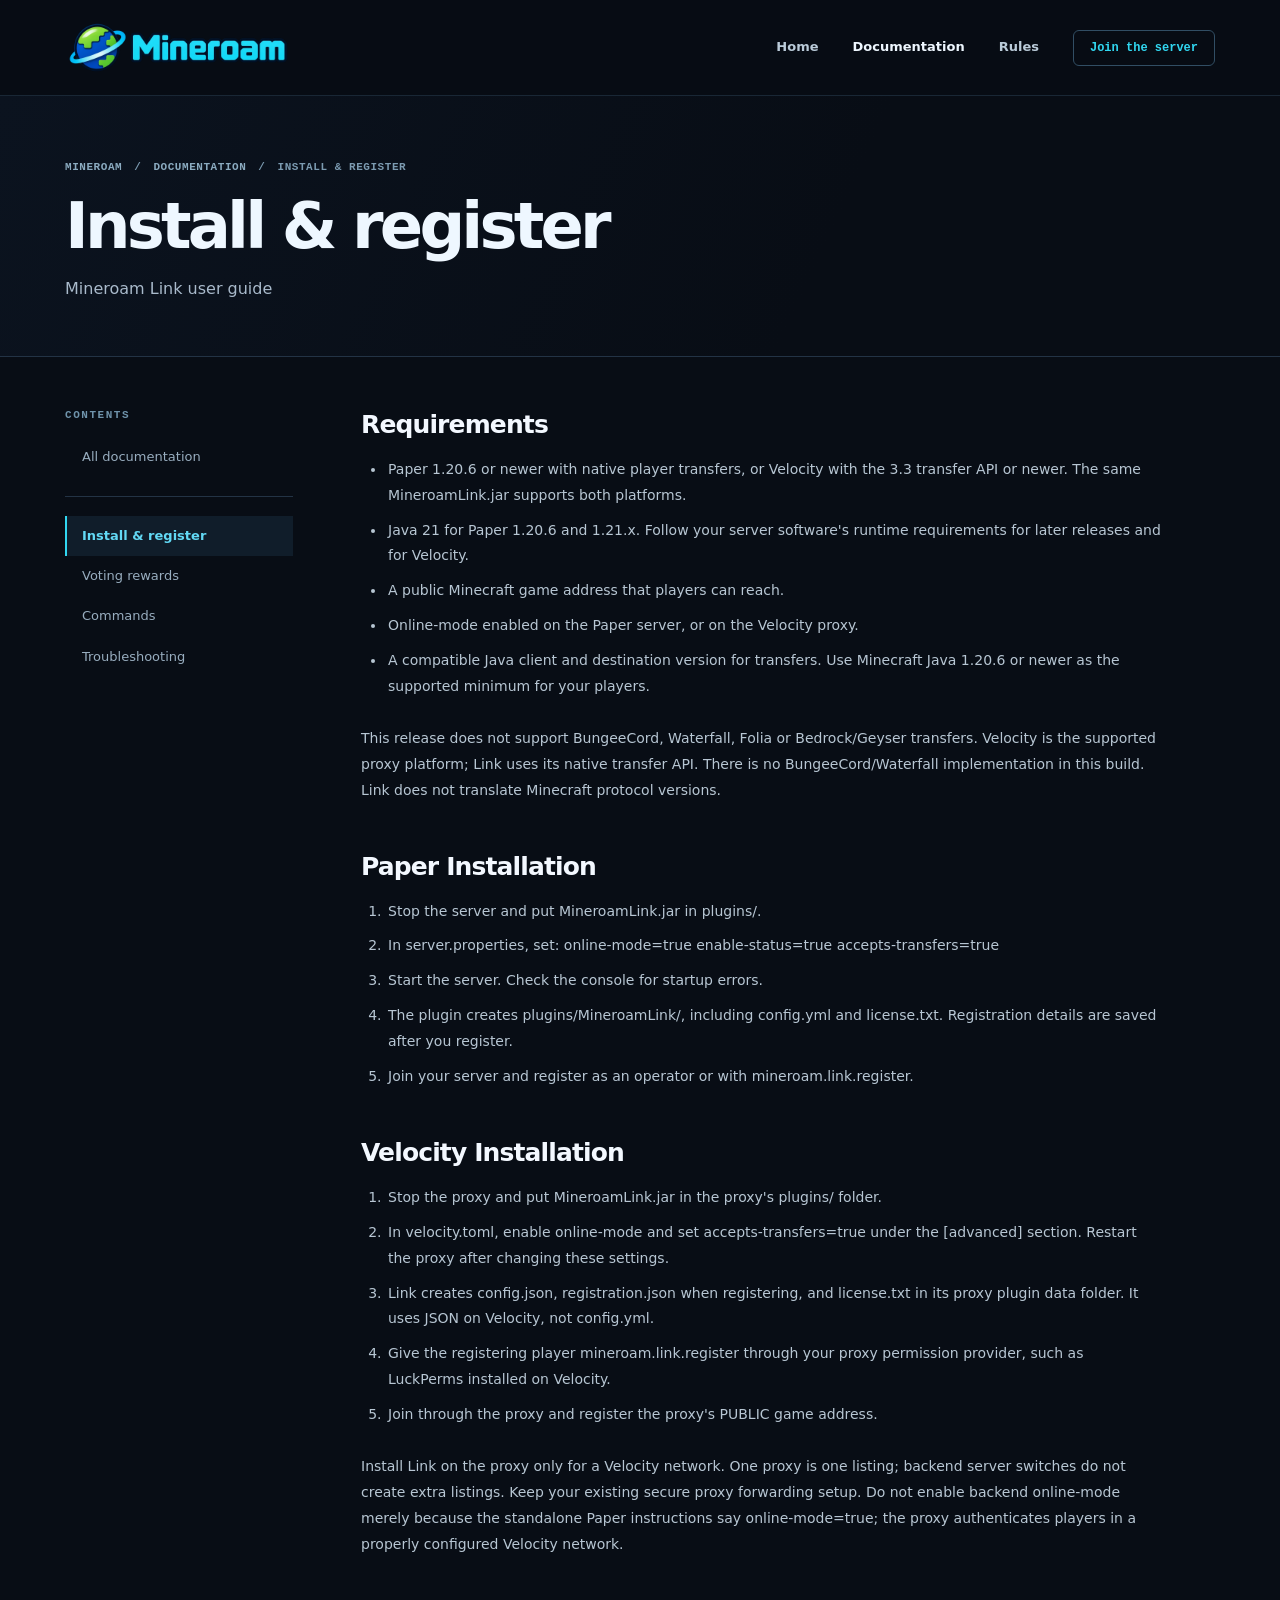
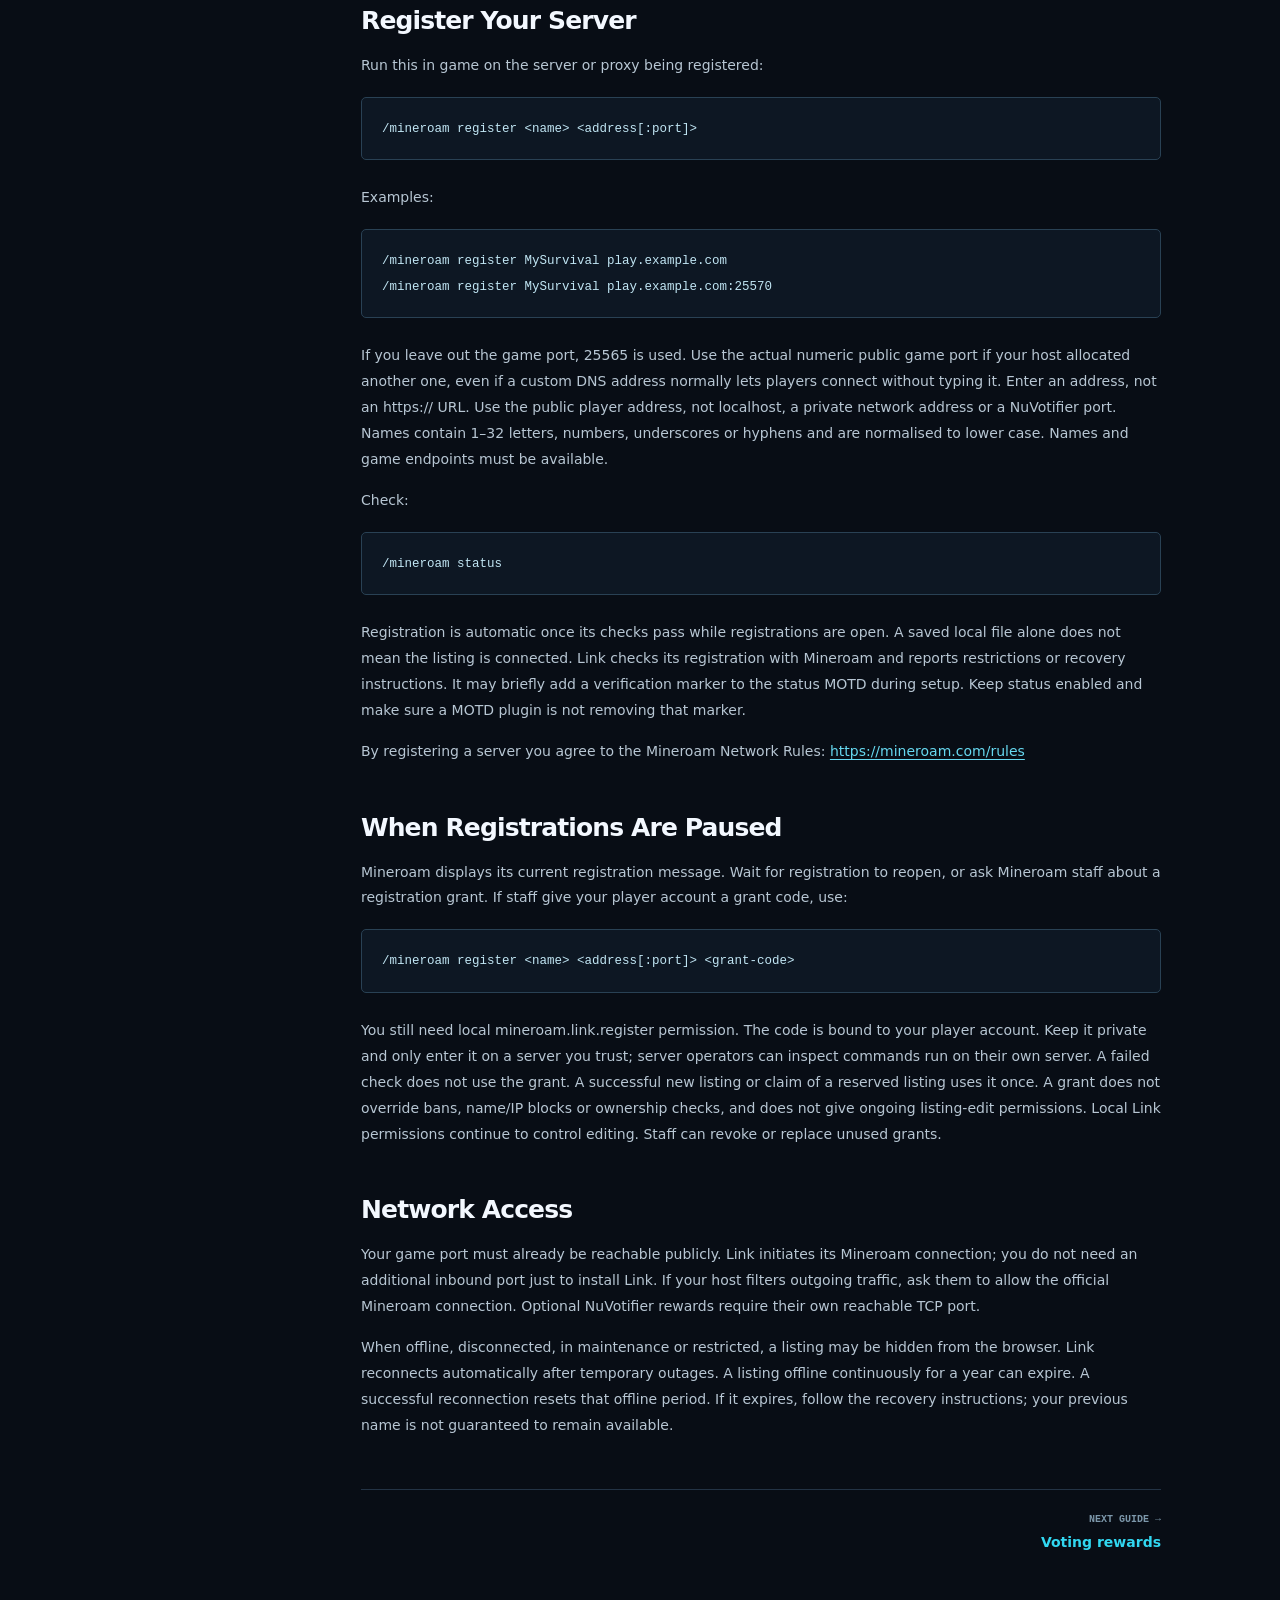
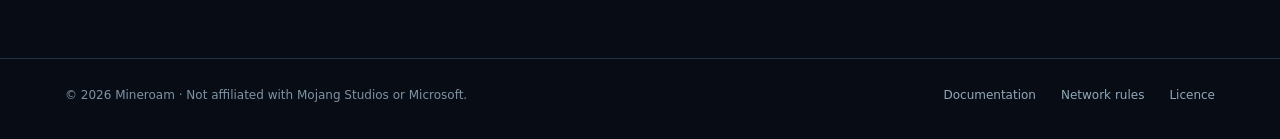
<file: docs/install/index.html>
<!doctype html>

<html lang="en-GB"><head><meta charset="utf-8"/><meta content="width=device-width,initial-scale=1" name="viewport"/><meta content="#080d15" name="theme-color"/><meta content="index,follow" name="robots"/><meta content="Mineroam Link install &amp; register guide." name="description"/><meta content="website" property="og:type"/><meta content="Install &amp; register | Mineroam" property="og:title"/><meta content="Mineroam Link install &amp; register guide." property="og:description"/><meta content="https://mineroam.com/assets/mineroam-logo.png" property="og:image"/><meta content="summary_large_image" name="twitter:card"/><link href="https://mineroam.com/docs/install/" rel="canonical"/><link href="../../assets/favicon.png" rel="icon" type="image/png"/><link href="../../assets/site.css" rel="stylesheet"/><script defer="" src="../../assets/site.js"></script><title>Install &amp; register | Mineroam</title></head><body>
<header class="header"><div class="container header-inner"><a aria-label="Mineroam home" class="brand" href="../../index.html"><img alt="Mineroam" height="76" src="../../assets/mineroam-logo.webp" width="227"/></a><button aria-controls="site-nav" aria-expanded="false" aria-label="Toggle navigation" class="menu-toggle" data-menu-toggle="" type="button">Menu</button><nav aria-label="Main navigation" class="top-nav" data-nav="" id="site-nav"><a href="../../index.html">Home</a><a aria-current="page" href="../index.html">Documentation</a><a href="../../rules/index.html">Rules</a><a class="nav-join" href="../../index.html#play">Join the server</a></nav></div></header>
<section class="page-heading"><div class="container"><div class="crumbs"><a href="../../index.html">MINEROAM</a><span>/</span><a href="../index.html">DOCUMENTATION</a><span>/</span><span>INSTALL &amp; REGISTER</span></div><h1>Install &amp; register</h1><p>Mineroam Link user guide</p></div></section><main class="container doc-layout"><aside aria-label="Documentation sections" class="doc-sidebar"><h2>Contents</h2><a href="../index.html">All documentation</a><div class="separate"></div><a class="active" href="index.html">Install &amp; register</a><a class="" href="../voting/index.html">Voting rewards</a><a class="" href="../commands/index.html">Commands</a><a class="" href="../troubleshooting/index.html">Troubleshooting</a></aside><article class="doc-content"><h2 id="requirements">Requirements</h2>
<ul><li>Paper 1.20.6 or newer with native player transfers, or Velocity with the 3.3 transfer API or newer. The same MineroamLink.jar supports both platforms.</li><li>Java 21 for Paper 1.20.6 and 1.21.x. Follow your server software's runtime requirements for later releases and for Velocity.</li><li>A public Minecraft game address that players can reach.</li><li>Online-mode enabled on the Paper server, or on the Velocity proxy.</li><li>A compatible Java client and destination version for transfers. Use Minecraft Java 1.20.6 or newer as the supported minimum for your players.</li></ul>
<p>This release does not support BungeeCord, Waterfall, Folia or Bedrock/Geyser transfers. Velocity is the supported proxy platform; Link uses its native transfer API. There is no BungeeCord/Waterfall implementation in this build. Link does not translate Minecraft protocol versions.</p>
<h2 id="paper-installation">Paper Installation</h2>
<ol><li>Stop the server and put MineroamLink.jar in plugins/.</li><li>In server.properties, set: online-mode=true enable-status=true accepts-transfers=true</li><li>Start the server. Check the console for startup errors.</li><li>The plugin creates plugins/MineroamLink/, including config.yml and license.txt. Registration details are saved after you register.</li><li>Join your server and register as an operator or with mineroam.link.register.</li></ol>
<h2 id="velocity-installation">Velocity Installation</h2>
<ol><li>Stop the proxy and put MineroamLink.jar in the proxy's plugins/ folder.</li><li>In velocity.toml, enable online-mode and set accepts-transfers=true under the [advanced] section. Restart the proxy after changing these settings.</li><li>Link creates config.json, registration.json when registering, and license.txt in its proxy plugin data folder. It uses JSON on Velocity, not config.yml.</li><li>Give the registering player mineroam.link.register through your proxy permission provider, such as LuckPerms installed on Velocity.</li><li>Join through the proxy and register the proxy's PUBLIC game address.</li></ol>
<p>Install Link on the proxy only for a Velocity network. One proxy is one listing; backend server switches do not create extra listings. Keep your existing secure proxy forwarding setup. Do not enable backend online-mode merely because the standalone Paper instructions say online-mode=true; the proxy authenticates players in a properly configured Velocity network.</p>
<h2 id="register-your-server">Register Your Server</h2>
<p>Run this in game on the server or proxy being registered:</p><pre><code>/mineroam register &lt;name&gt; &lt;address[:port]&gt;</code></pre>
<p>Examples:</p><pre><code>/mineroam register MySurvival play.example.com
/mineroam register MySurvival play.example.com:25570</code></pre>
<p>If you leave out the game port, 25565 is used. Use the actual numeric public game port if your host allocated another one, even if a custom DNS address normally lets players connect without typing it. Enter an address, not an https:// URL. Use the public player address, not localhost, a private network address or a NuVotifier port. Names contain 1–32 letters, numbers, underscores or hyphens and are normalised to lower case. Names and game endpoints must be available.</p>
<p>Check:</p><pre><code>/mineroam status</code></pre>
<p>Registration is automatic once its checks pass while registrations are open. A saved local file alone does not mean the listing is connected. Link checks its registration with Mineroam and reports restrictions or recovery instructions. It may briefly add a verification marker to the status MOTD during setup. Keep status enabled and make sure a MOTD plugin is not removing that marker.</p>
<p>By registering a server you agree to the Mineroam Network Rules: <a href="../../rules/index.html">https://mineroam.com/rules</a></p>
<h2 id="when-registrations-are-paused">When Registrations Are Paused</h2>
<p>Mineroam displays its current registration message. Wait for registration to reopen, or ask Mineroam staff about a registration grant. If staff give your player account a grant code, use:</p><pre><code>/mineroam register &lt;name&gt; &lt;address[:port]&gt; &lt;grant-code&gt;</code></pre>
<p>You still need local mineroam.link.register permission. The code is bound to your player account. Keep it private and only enter it on a server you trust; server operators can inspect commands run on their own server. A failed check does not use the grant. A successful new listing or claim of a reserved listing uses it once. A grant does not override bans, name/IP blocks or ownership checks, and does not give ongoing listing-edit permissions. Local Link permissions continue to control editing. Staff can revoke or replace unused grants.</p>
<h2 id="network-access">Network Access</h2>
<p>Your game port must already be reachable publicly. Link initiates its Mineroam connection; you do not need an additional inbound port just to install Link. If your host filters outgoing traffic, ask them to allow the official Mineroam connection. Optional NuVotifier rewards require their own reachable TCP port.</p>
<p>When offline, disconnected, in maintenance or restricted, a listing may be hidden from the browser. Link reconnects automatically after temporary outages. A listing offline continuously for a year can expire. A successful reconnection resets that offline period. If it expires, follow the recovery instructions; your previous name is not guaranteed to remain available.</p><div class="doc-pager"><a class="next" href="../../docs/voting/index.html"><span>NEXT GUIDE →</span><strong>Voting rewards</strong></a></div></article></main>
<footer class="footer"><div class="container footer-inner"><span>© 2026 Mineroam · Not affiliated with Mojang Studios or Microsoft.</span><nav aria-label="Footer"><a href="../index.html">Documentation</a><a href="../../rules/index.html">Network rules</a><a href="../../license/index.html">Licence</a></nav></div></footer></body></html>
</file>
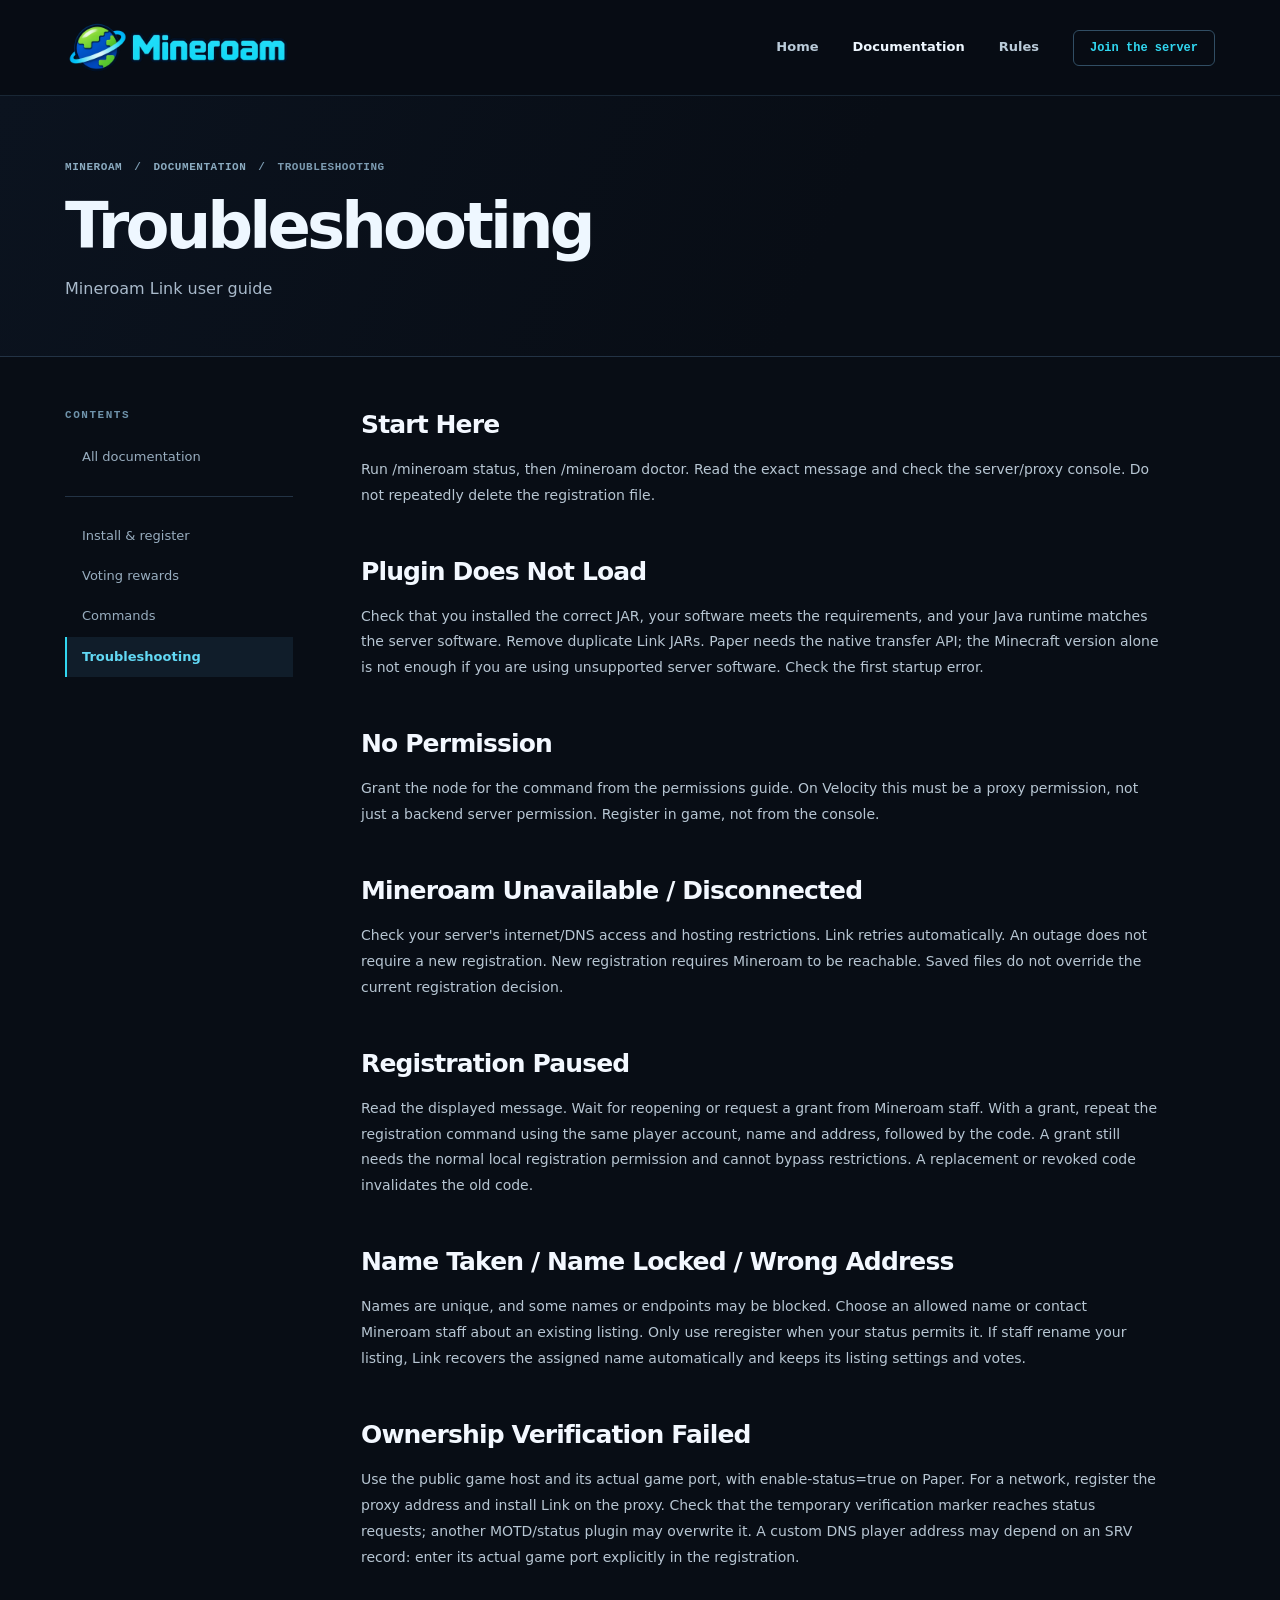
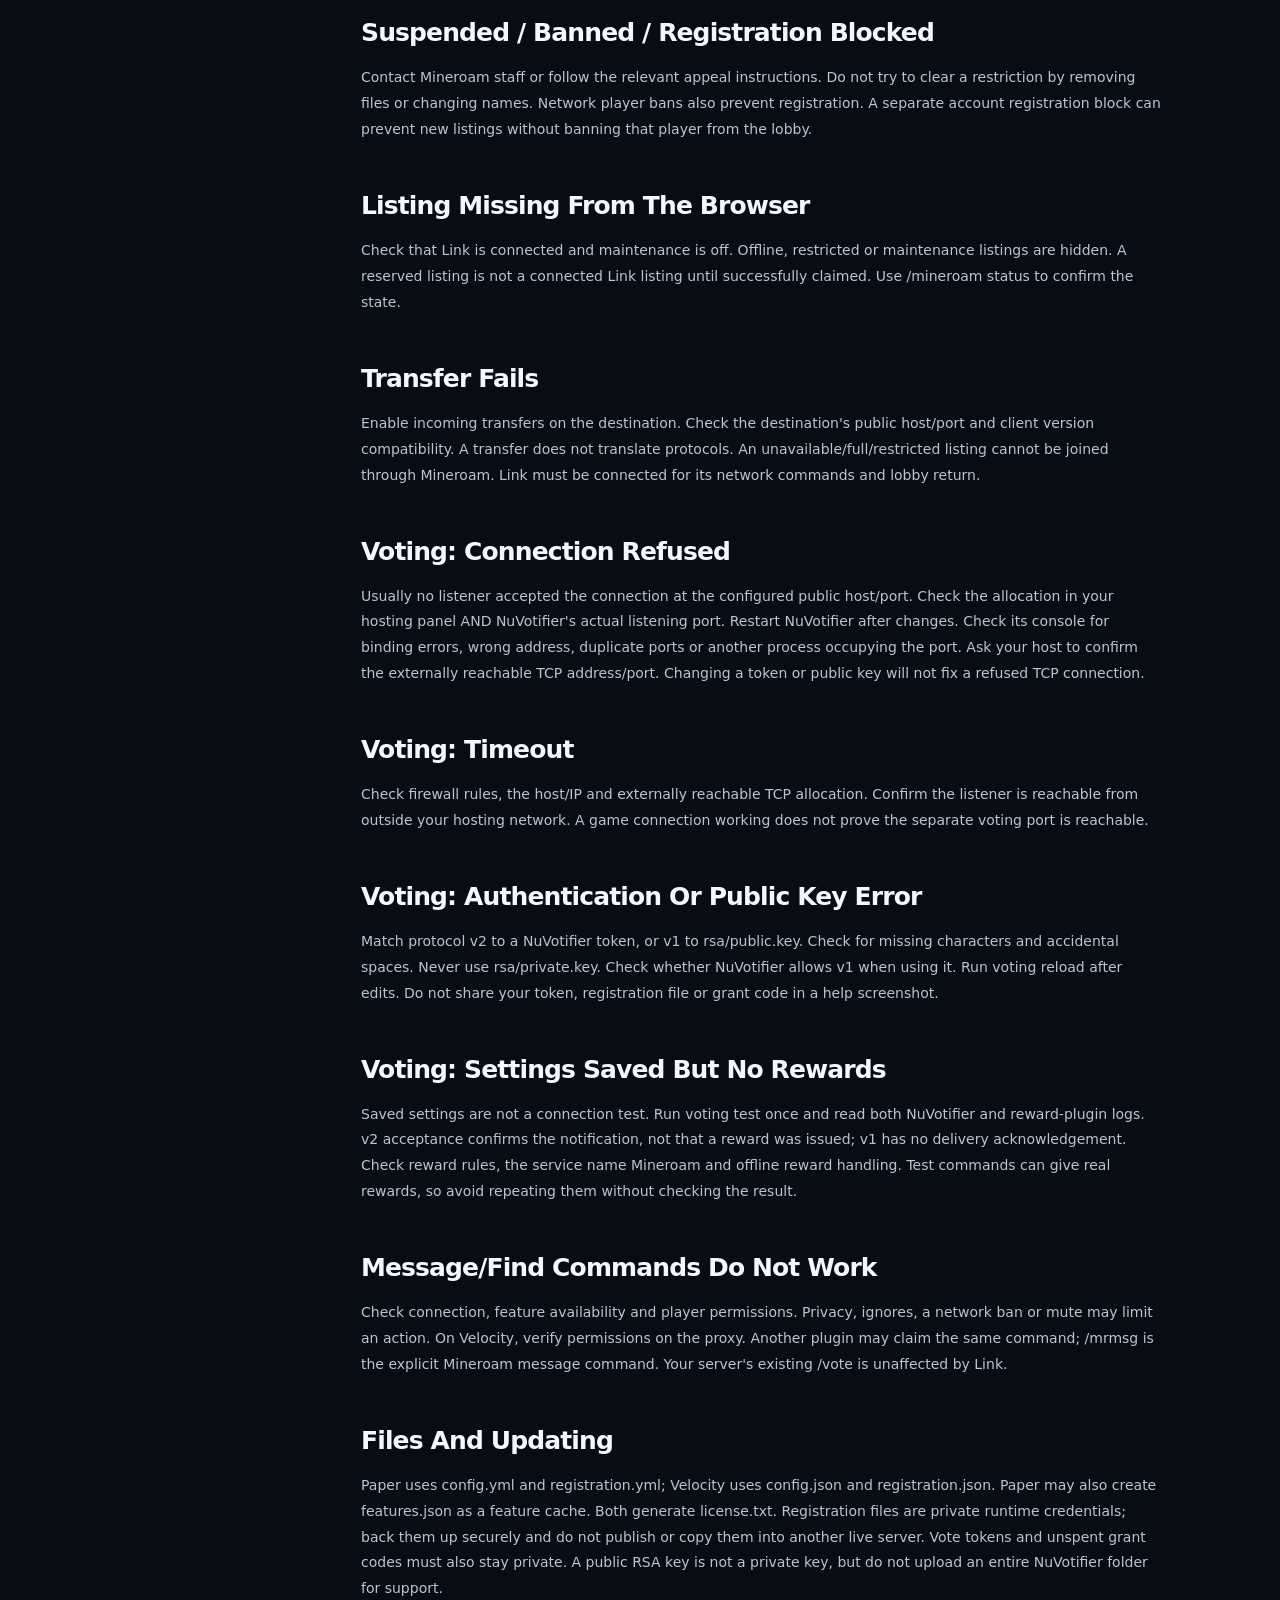
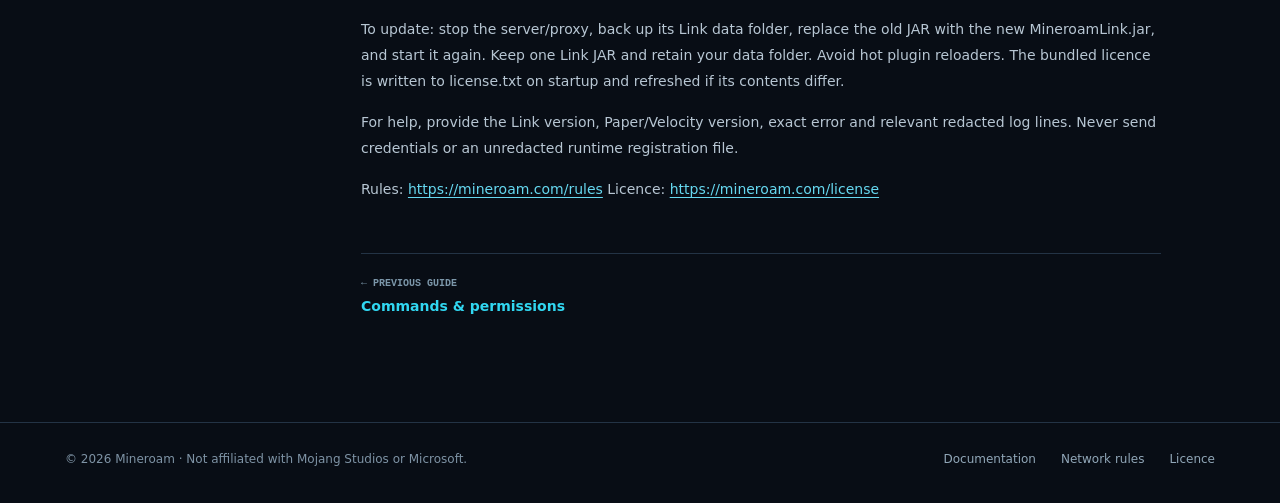
<file: docs/troubleshooting/index.html>
<!doctype html>

<html lang="en-GB"><head><meta charset="utf-8"/><meta content="width=device-width,initial-scale=1" name="viewport"/><meta content="#080d15" name="theme-color"/><meta content="index,follow" name="robots"/><meta content="Mineroam Link troubleshooting guide." name="description"/><meta content="website" property="og:type"/><meta content="Troubleshooting | Mineroam" property="og:title"/><meta content="Mineroam Link troubleshooting guide." property="og:description"/><meta content="https://mineroam.com/assets/mineroam-logo.png" property="og:image"/><meta content="summary_large_image" name="twitter:card"/><link href="https://mineroam.com/docs/troubleshooting/" rel="canonical"/><link href="../../assets/favicon.png" rel="icon" type="image/png"/><link href="../../assets/site.css" rel="stylesheet"/><script defer="" src="../../assets/site.js"></script><title>Troubleshooting | Mineroam</title></head><body>
<header class="header"><div class="container header-inner"><a aria-label="Mineroam home" class="brand" href="../../index.html"><img alt="Mineroam" height="76" src="../../assets/mineroam-logo.webp" width="227"/></a><button aria-controls="site-nav" aria-expanded="false" aria-label="Toggle navigation" class="menu-toggle" data-menu-toggle="" type="button">Menu</button><nav aria-label="Main navigation" class="top-nav" data-nav="" id="site-nav"><a href="../../index.html">Home</a><a aria-current="page" href="../index.html">Documentation</a><a href="../../rules/index.html">Rules</a><a class="nav-join" href="../../index.html#play">Join the server</a></nav></div></header>
<section class="page-heading"><div class="container"><div class="crumbs"><a href="../../index.html">MINEROAM</a><span>/</span><a href="../index.html">DOCUMENTATION</a><span>/</span><span>TROUBLESHOOTING</span></div><h1>Troubleshooting</h1><p>Mineroam Link user guide</p></div></section><main class="container doc-layout"><aside aria-label="Documentation sections" class="doc-sidebar"><h2>Contents</h2><a href="../index.html">All documentation</a><div class="separate"></div><a class="" href="../install/index.html">Install &amp; register</a><a class="" href="../voting/index.html">Voting rewards</a><a class="" href="../commands/index.html">Commands</a><a class="active" href="index.html">Troubleshooting</a></aside><article class="doc-content"><h2 id="start-here">Start Here</h2>
<p>Run /mineroam status, then /mineroam doctor. Read the exact message and check the server/proxy console. Do not repeatedly delete the registration file.</p>
<h2 id="plugin-does-not-load">Plugin Does Not Load</h2>
<p>Check that you installed the correct JAR, your software meets the requirements, and your Java runtime matches the server software. Remove duplicate Link JARs. Paper needs the native transfer API; the Minecraft version alone is not enough if you are using unsupported server software. Check the first startup error.</p>
<h2 id="no-permission">No Permission</h2>
<p>Grant the node for the command from the permissions guide. On Velocity this must be a proxy permission, not just a backend server permission. Register in game, not from the console.</p>
<h2 id="mineroam-unavailable-disconnected">Mineroam Unavailable / Disconnected</h2>
<p>Check your server's internet/DNS access and hosting restrictions. Link retries automatically. An outage does not require a new registration. New registration requires Mineroam to be reachable. Saved files do not override the current registration decision.</p>
<h2 id="registration-paused">Registration Paused</h2>
<p>Read the displayed message. Wait for reopening or request a grant from Mineroam staff. With a grant, repeat the registration command using the same player account, name and address, followed by the code. A grant still needs the normal local registration permission and cannot bypass restrictions. A replacement or revoked code invalidates the old code.</p>
<h2 id="name-taken-name-locked-wrong-address">Name Taken / Name Locked / Wrong Address</h2>
<p>Names are unique, and some names or endpoints may be blocked. Choose an allowed name or contact Mineroam staff about an existing listing. Only use reregister when your status permits it. If staff rename your listing, Link recovers the assigned name automatically and keeps its listing settings and votes.</p>
<h2 id="ownership-verification-failed">Ownership Verification Failed</h2>
<p>Use the public game host and its actual game port, with enable-status=true on Paper. For a network, register the proxy address and install Link on the proxy. Check that the temporary verification marker reaches status requests; another MOTD/status plugin may overwrite it. A custom DNS player address may depend on an SRV record: enter its actual game port explicitly in the registration.</p>
<h2 id="suspended-banned-registration-blocked">Suspended / Banned / Registration Blocked</h2>
<p>Contact Mineroam staff or follow the relevant appeal instructions. Do not try to clear a restriction by removing files or changing names. Network player bans also prevent registration. A separate account registration block can prevent new listings without banning that player from the lobby.</p>
<h2 id="listing-missing-from-the-browser">Listing Missing From The Browser</h2>
<p>Check that Link is connected and maintenance is off. Offline, restricted or maintenance listings are hidden. A reserved listing is not a connected Link listing until successfully claimed. Use /mineroam status to confirm the state.</p>
<h2 id="transfer-fails">Transfer Fails</h2>
<p>Enable incoming transfers on the destination. Check the destination's public host/port and client version compatibility. A transfer does not translate protocols. An unavailable/full/restricted listing cannot be joined through Mineroam. Link must be connected for its network commands and lobby return.</p>
<h2 id="voting-connection-refused">Voting: Connection Refused</h2>
<p>Usually no listener accepted the connection at the configured public host/port. Check the allocation in your hosting panel AND NuVotifier's actual listening port. Restart NuVotifier after changes. Check its console for binding errors, wrong address, duplicate ports or another process occupying the port. Ask your host to confirm the externally reachable TCP address/port. Changing a token or public key will not fix a refused TCP connection.</p>
<h2 id="voting-timeout">Voting: Timeout</h2>
<p>Check firewall rules, the host/IP and externally reachable TCP allocation. Confirm the listener is reachable from outside your hosting network. A game connection working does not prove the separate voting port is reachable.</p>
<h2 id="voting-authentication-or-public-key-error">Voting: Authentication Or Public Key Error</h2>
<p>Match protocol v2 to a NuVotifier token, or v1 to rsa/public.key. Check for missing characters and accidental spaces. Never use rsa/private.key. Check whether NuVotifier allows v1 when using it. Run voting reload after edits. Do not share your token, registration file or grant code in a help screenshot.</p>
<h2 id="voting-settings-saved-but-no-rewards">Voting: Settings Saved But No Rewards</h2>
<p>Saved settings are not a connection test. Run voting test once and read both NuVotifier and reward-plugin logs. v2 acceptance confirms the notification, not that a reward was issued; v1 has no delivery acknowledgement. Check reward rules, the service name Mineroam and offline reward handling. Test commands can give real rewards, so avoid repeating them without checking the result.</p>
<h2 id="message-find-commands-do-not-work">Message/Find Commands Do Not Work</h2>
<p>Check connection, feature availability and player permissions. Privacy, ignores, a network ban or mute may limit an action. On Velocity, verify permissions on the proxy. Another plugin may claim the same command; /mrmsg is the explicit Mineroam message command. Your server's existing /vote is unaffected by Link.</p>
<h2 id="files-and-updating">Files And Updating</h2>
<p>Paper uses config.yml and registration.yml; Velocity uses config.json and registration.json. Paper may also create features.json as a feature cache. Both generate license.txt. Registration files are private runtime credentials; back them up securely and do not publish or copy them into another live server. Vote tokens and unspent grant codes must also stay private. A public RSA key is not a private key, but do not upload an entire NuVotifier folder for support.</p>
<p>To update: stop the server/proxy, back up its Link data folder, replace the old JAR with the new MineroamLink.jar, and start it again. Keep one Link JAR and retain your data folder. Avoid hot plugin reloaders. The bundled licence is written to license.txt on startup and refreshed if its contents differ.</p>
<p>For help, provide the Link version, Paper/Velocity version, exact error and relevant redacted log lines. Never send credentials or an unredacted runtime registration file.</p>
<p>Rules: <a href="../../rules/index.html">https://mineroam.com/rules</a> Licence: <a href="../../license/index.html">https://mineroam.com/license</a></p><div class="doc-pager"><a href="../../docs/commands/index.html"><span>← PREVIOUS GUIDE</span><strong>Commands &amp; permissions</strong></a></div></article></main>
<footer class="footer"><div class="container footer-inner"><span>© 2026 Mineroam · Not affiliated with Mojang Studios or Microsoft.</span><nav aria-label="Footer"><a href="../index.html">Documentation</a><a href="../../rules/index.html">Network rules</a><a href="../../license/index.html">Licence</a></nav></div></footer></body></html>
</file>
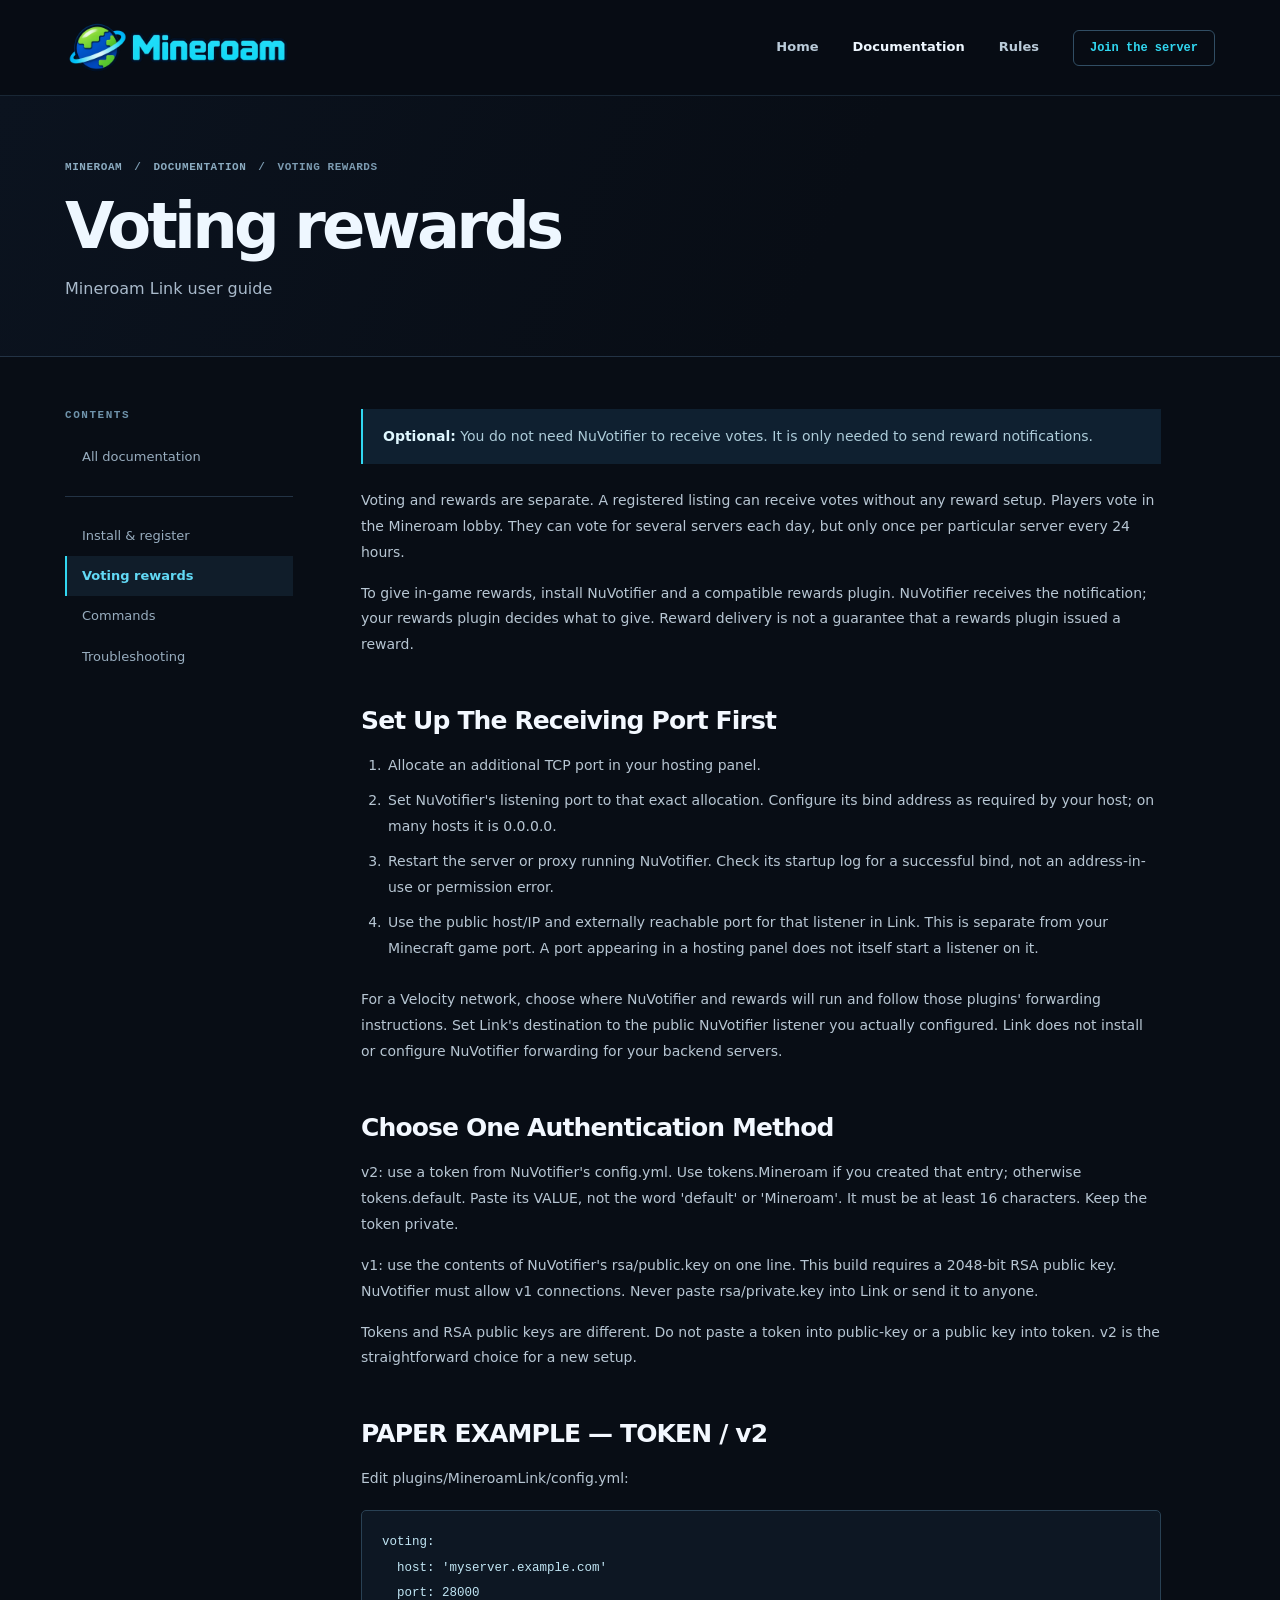
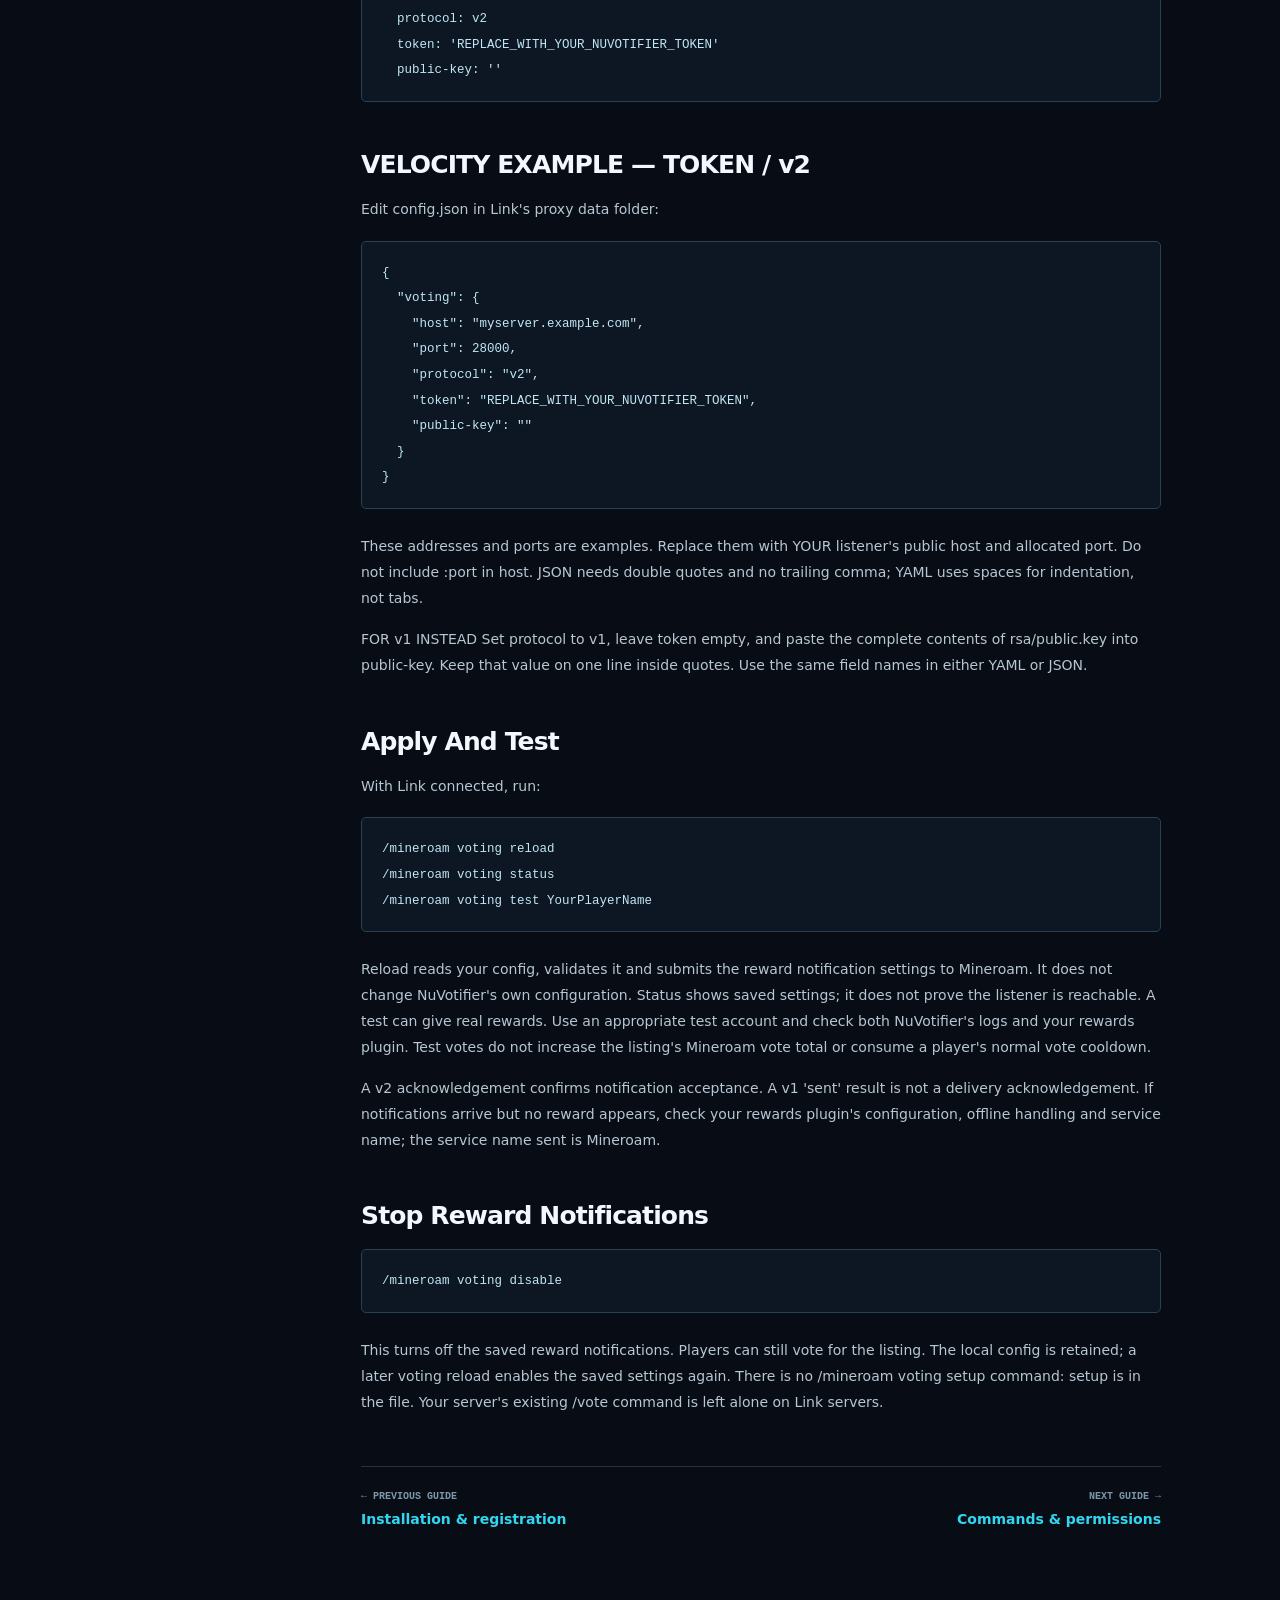
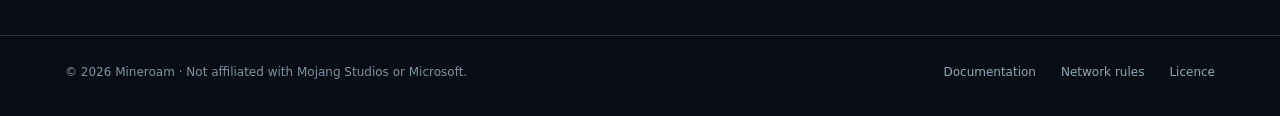
<file: docs/voting/index.html>
<!doctype html>

<html lang="en-GB"><head><meta charset="utf-8"/><meta content="width=device-width,initial-scale=1" name="viewport"/><meta content="#080d15" name="theme-color"/><meta content="index,follow" name="robots"/><meta content="Mineroam Link voting rewards guide." name="description"/><meta content="website" property="og:type"/><meta content="Voting rewards | Mineroam" property="og:title"/><meta content="Mineroam Link voting rewards guide." property="og:description"/><meta content="https://mineroam.com/assets/mineroam-logo.png" property="og:image"/><meta content="summary_large_image" name="twitter:card"/><link href="https://mineroam.com/docs/voting/" rel="canonical"/><link href="../../assets/favicon.png" rel="icon" type="image/png"/><link href="../../assets/site.css" rel="stylesheet"/><script defer="" src="../../assets/site.js"></script><title>Voting rewards | Mineroam</title></head><body>
<header class="header"><div class="container header-inner"><a aria-label="Mineroam home" class="brand" href="../../index.html"><img alt="Mineroam" height="76" src="../../assets/mineroam-logo.webp" width="227"/></a><button aria-controls="site-nav" aria-expanded="false" aria-label="Toggle navigation" class="menu-toggle" data-menu-toggle="" type="button">Menu</button><nav aria-label="Main navigation" class="top-nav" data-nav="" id="site-nav"><a href="../../index.html">Home</a><a aria-current="page" href="../index.html">Documentation</a><a href="../../rules/index.html">Rules</a><a class="nav-join" href="../../index.html#play">Join the server</a></nav></div></header>
<section class="page-heading"><div class="container"><div class="crumbs"><a href="../../index.html">MINEROAM</a><span>/</span><a href="../index.html">DOCUMENTATION</a><span>/</span><span>VOTING REWARDS</span></div><h1>Voting rewards</h1><p>Mineroam Link user guide</p></div></section><main class="container doc-layout"><aside aria-label="Documentation sections" class="doc-sidebar"><h2>Contents</h2><a href="../index.html">All documentation</a><div class="separate"></div><a class="" href="../install/index.html">Install &amp; register</a><a class="active" href="index.html">Voting rewards</a><a class="" href="../commands/index.html">Commands</a><a class="" href="../troubleshooting/index.html">Troubleshooting</a></aside><article class="doc-content"><div class="info-box"><strong>Optional:</strong> You do not need NuVotifier to receive votes. It is only needed to send reward notifications.</div><p>Voting and rewards are separate. A registered listing can receive votes without any reward setup. Players vote in the Mineroam lobby. They can vote for several servers each day, but only once per particular server every 24 hours.</p>
<p>To give in-game rewards, install NuVotifier and a compatible rewards plugin. NuVotifier receives the notification; your rewards plugin decides what to give. Reward delivery is not a guarantee that a rewards plugin issued a reward.</p>
<h2 id="set-up-the-receiving-port-first">Set Up The Receiving Port First</h2>
<ol><li>Allocate an additional TCP port in your hosting panel.</li><li>Set NuVotifier's listening port to that exact allocation. Configure its bind address as required by your host; on many hosts it is 0.0.0.0.</li><li>Restart the server or proxy running NuVotifier. Check its startup log for a successful bind, not an address-in-use or permission error.</li><li>Use the public host/IP and externally reachable port for that listener in Link. This is separate from your Minecraft game port. A port appearing in a hosting panel does not itself start a listener on it.</li></ol>
<p>For a Velocity network, choose where NuVotifier and rewards will run and follow those plugins' forwarding instructions. Set Link's destination to the public NuVotifier listener you actually configured. Link does not install or configure NuVotifier forwarding for your backend servers.</p>
<h2 id="choose-one-authentication-method">Choose One Authentication Method</h2>
<p>v2: use a token from NuVotifier's config.yml. Use tokens.Mineroam if you created that entry; otherwise tokens.default. Paste its VALUE, not the word 'default' or 'Mineroam'. It must be at least 16 characters. Keep the token private.</p>
<p>v1: use the contents of NuVotifier's rsa/public.key on one line. This build requires a 2048-bit RSA public key. NuVotifier must allow v1 connections. Never paste rsa/private.key into Link or send it to anyone.</p>
<p>Tokens and RSA public keys are different. Do not paste a token into public-key or a public key into token. v2 is the straightforward choice for a new setup.</p>
<h2 id="paper-example-token-v2">PAPER EXAMPLE — TOKEN / v2</h2>
<p>Edit plugins/MineroamLink/config.yml:</p>
<pre><code>voting:
  host: 'myserver.example.com'
  port: 28000
  protocol: v2
  token: 'REPLACE_WITH_YOUR_NUVOTIFIER_TOKEN'
  public-key: ''</code></pre>
<h2 id="velocity-example-token-v2">VELOCITY EXAMPLE — TOKEN / v2</h2>
<p>Edit config.json in Link's proxy data folder:</p>
<pre><code>{
  "voting": {
    "host": "myserver.example.com",
    "port": 28000,
    "protocol": "v2",
    "token": "REPLACE_WITH_YOUR_NUVOTIFIER_TOKEN",
    "public-key": ""
  }
}</code></pre>
<p>These addresses and ports are examples. Replace them with YOUR listener's public host and allocated port. Do not include :port in host. JSON needs double quotes and no trailing comma; YAML uses spaces for indentation, not tabs.</p>
<p>FOR v1 INSTEAD Set protocol to v1, leave token empty, and paste the complete contents of rsa/public.key into public-key. Keep that value on one line inside quotes. Use the same field names in either YAML or JSON.</p>
<h2 id="apply-and-test">Apply And Test</h2>
<p>With Link connected, run:</p><pre><code>/mineroam voting reload
/mineroam voting status
/mineroam voting test YourPlayerName</code></pre>
<p>Reload reads your config, validates it and submits the reward notification settings to Mineroam. It does not change NuVotifier's own configuration. Status shows saved settings; it does not prove the listener is reachable. A test can give real rewards. Use an appropriate test account and check both NuVotifier's logs and your rewards plugin. Test votes do not increase the listing's Mineroam vote total or consume a player's normal vote cooldown.</p>
<p>A v2 acknowledgement confirms notification acceptance. A v1 'sent' result is not a delivery acknowledgement. If notifications arrive but no reward appears, check your rewards plugin's configuration, offline handling and service name; the service name sent is Mineroam.</p>
<h2 id="stop-reward-notifications">Stop Reward Notifications</h2>
<pre><code>/mineroam voting disable</code></pre><p>This turns off the saved reward notifications. Players can still vote for the listing. The local config is retained; a later voting reload enables the saved settings again. There is no /mineroam voting setup command: setup is in the file. Your server's existing /vote command is left alone on Link servers.</p><div class="doc-pager"><a href="../../docs/install/index.html"><span>← PREVIOUS GUIDE</span><strong>Installation &amp; registration</strong></a><a class="next" href="../../docs/commands/index.html"><span>NEXT GUIDE →</span><strong>Commands &amp; permissions</strong></a></div></article></main>
<footer class="footer"><div class="container footer-inner"><span>© 2026 Mineroam · Not affiliated with Mojang Studios or Microsoft.</span><nav aria-label="Footer"><a href="../index.html">Documentation</a><a href="../../rules/index.html">Network rules</a><a href="../../license/index.html">Licence</a></nav></div></footer></body></html>
</file>
<file: assets/site.css>
:root{color-scheme:dark;--bg:#080d15;--elevated:#0e1520;--surface:#111c29;--stroke:#233345;--stroke-light:#31475e;--white:#eef7ff;--body:#a9bacb;--dim:#7b91a7;--blue:#31d7f1;--blue2:#34aafa;--green:#a2e63e;--max:1150px}
*{box-sizing:border-box}
html{scroll-behaviour:smooth;scroll-behavior:smooth}
body{margin:0;background:var(--bg);color:var(--white);font-family:Inter,ui-sans-serif,system-ui,-apple-system,'Segoe UI',Arial,sans-serif;font-size:16px;line-height:1.6;-webkit-font-smoothing:antialiased}
a{color:inherit;text-decoration:none}
a:hover{color:var(--blue)}
button{font:inherit;cursor:pointer}
a:focus-visible,button:focus-visible{outline:2px solid var(--blue);outline-offset:5px}
::selection{background:#086f87;color:white}
.container{width:min(var(--max),100% - 64px);margin-inline:auto}
.eyebrow{color:var(--blue);font:700 11px/1.4 ui-monospace,SFMono-Regular,Consolas,monospace;letter-spacing:.14em;text-transform:uppercase}
.eyebrow .dot{display:inline-block;width:6px;height:6px;background:var(--green);border-radius:50%;vertical-align:2px;margin-right:10px}
.header{height:96px;border-bottom:1px solid #192735;position:relative;z-index:4;background:rgba(8,13,21,.94)}
.header-inner{height:100%;display:flex;align-items:center;justify-content:space-between;gap:28px}
.brand{display:flex;align-items:center;flex:none}
.brand img{display:block;width:227px;height:auto;object-fit:contain}
.top-nav{display:flex;align-items:center;gap:34px}
.top-nav a{font-size:13px;color:#bacbd9;font-weight:650;white-space:nowrap}
.top-nav a[aria-current=page]{color:var(--white)}
.top-nav a:hover{color:var(--blue)}
.nav-join{padding:10px 16px;border:1px solid #314e64;border-radius:6px;color:var(--blue)!important;font:700 12px ui-monospace,monospace!important}
.menu-toggle{display:none;border:1px solid var(--stroke);border-radius:6px;color:var(--white);background:#0e1824;padding:9px 12px;line-height:1}
.hero{position:relative;overflow:hidden;border-bottom:1px solid var(--stroke);background:radial-gradient(ellipse 50% 90% at 88% 49%,rgba(16,76,106,.23),transparent 72%)}
.hero-inner{min-height:626px;display:flex;align-items:center;position:relative;padding-block:92px 100px}
.hero-content{max-width:785px;position:relative;z-index:2}
.hero h1{font-size:clamp(54px,6.8vw,92px);line-height:1.015;letter-spacing:-.066em;font-weight:825;margin:29px 0 22px;max-width:780px}
.hero h1 span{color:#3bd5f0}
.hero-description{max-width:600px;margin:0;color:var(--body);font-size:18px;line-height:1.7;letter-spacing:-.016em}
.hero-orbit{position:absolute;width:430px;height:430px;object-fit:contain;right:-93px;top:48%;transform:translateY(-48%) rotate(-7deg);opacity:.51;filter:drop-shadow(0 28px 85px rgba(4,136,201,.13));user-select:none;pointer-events:none}
.server-ip{margin-top:42px;display:inline-flex;align-items:center;gap:32px;background:linear-gradient(115deg,#102130,#101925);border:1px solid #305069;border-radius:8px;padding:17px 17px 17px 23px;max-width:100%}
.ip-text{display:flex;flex-direction:column;gap:6px;min-width:0}
.ip-label{color:#749bb4;font:700 10px/1.2 ui-monospace,Consolas,monospace;letter-spacing:.14em;text-transform:uppercase}
.ip-value{font:700 clamp(16px,2.2vw,23px)/1.2 ui-monospace,SFMono-Regular,Consolas,monospace;color:#f2fbff;letter-spacing:-.045em;white-space:nowrap}
.copy-ip{border:1px solid #47daf5;background:#35cef0;color:#061522;border-radius:5px;min-width:110px;padding:13px 18px;font-weight:800;font-size:13px;transition:background .15s ease,transform .15s ease}
.copy-ip:hover{background:#a8edfb;transform:translateY(-1px)}
.copy-ip:active{transform:translateY(0)}
.ip-note{font:550 12px/1.4 ui-monospace,Consolas,monospace;color:var(--dim);margin-top:17px}
.rules-band{display:grid;grid-template-columns:1fr 1fr;gap:0;padding-block:65px 75px}
.simple-section{padding:15px 60px 15px 0}
.simple-section+.simple-section{padding:15px 0 15px 60px;border-left:1px solid var(--stroke)}
.section-numeral{font:700 11px ui-monospace,Consolas,monospace;color:#6089a7;letter-spacing:.13em}
.simple-section h2{font-weight:780;letter-spacing:-.045em;line-height:1.1;font-size:29px;margin:17px 0 12px}
.simple-section p{margin:0;max-width:440px;color:var(--body);font-size:15px}
.simple-section code{font:650 12px ui-monospace,SFMono-Regular,Consolas,monospace;color:#92e9f9;display:inline-block;margin-top:15px;background:#10202d;padding:10px 12px;border-radius:4px;max-width:100%;overflow-wrap:anywhere}
.inline-link{display:inline-block;margin-top:18px;color:#56d9ef;font-size:14px;font-weight:700}
.inline-link:hover{text-decoration:underline;text-underline-offset:4px}
.footer{border-top:1px solid var(--stroke);padding:27px 0 33px;color:#7e93a5;font-size:12px}
.footer-inner{display:flex;justify-content:space-between;gap:22px;align-items:center}
.footer-inner nav{display:flex;gap:25px;flex-wrap:wrap}
.footer-inner a{color:#91a7b8}.footer-inner a:hover{color:var(--blue)}
/* Documentation */
.page-heading{padding:65px 0 54px;border-bottom:1px solid var(--stroke);background:linear-gradient(115deg,#0b131f 0%,#080d15 64%)}
.crumbs{font:700 11px ui-monospace,SFMono-Regular,Consolas,monospace;color:#7c9bb1;letter-spacing:.05em;display:flex;gap:12px;flex-wrap:wrap;align-items:center}
.crumbs a{color:#8babc0}
.page-heading h1{font-size:clamp(40px,5vw,64px);letter-spacing:-.06em;line-height:1.05;font-weight:810;margin:20px 0 16px}
.page-heading p{color:var(--body);font-size:16px;margin:0;max-width:680px}
.page-meta{color:#7892a9;font:700 11px ui-monospace,Consolas,monospace;margin-top:22px;letter-spacing:.06em}
.docs-list{padding:45px 0 92px;max-width:1000px}
.docs-item{border-bottom:1px solid var(--stroke);display:grid;grid-template-columns:58px 1fr 40px;align-items:center;gap:17px;padding:25px 5px;transition:background .15s}
.docs-item:first-child{border-top:1px solid var(--stroke)}
.docs-item:hover{background:rgba(45,122,162,.075)}
.docs-item .number{font:700 12px ui-monospace,monospace;color:var(--blue)}
.docs-item strong{font-size:20px;letter-spacing:-.025em;font-weight:730;display:block}
.docs-item small{display:block;color:var(--dim);font-size:13px;margin-top:4px}
.docs-item .arrow{font-size:21px;text-align:right;color:#6cb8d5}
.docs-bottom{margin-top:26px;display:flex;gap:20px;flex-wrap:wrap}
.docs-bottom a{color:#83bed7;font-size:13px}
.doc-layout{display:grid;grid-template-columns:228px minmax(0,1fr);gap:68px;align-items:start;padding-block:52px 105px}
.doc-sidebar{position:sticky;top:25px}
.doc-sidebar h2{font:750 11px ui-monospace,monospace;color:#6f93ab;letter-spacing:.14em;margin:0 0 16px;text-transform:uppercase}
.doc-sidebar a{display:block;font-size:13px;color:#98adbf;padding:11px 15px;border-left:2px solid transparent;line-height:1.4}
.doc-sidebar a:hover{color:#e8f7ff;background:#101d2a}
.doc-sidebar a.active{color:#62d9f5;border-left-color:var(--blue);background:#101d2a;font-weight:700}
.doc-sidebar .separate{height:1px;background:var(--stroke);margin:19px 0}
.doc-sidebar .download{color:#699fba;font-size:12px}
.doc-content{max-width:800px;min-width:0}
.doc-content h2{color:#f3f8ff;font-size:25px;line-height:1.24;letter-spacing:-.035em;font-weight:750;margin:47px 0 17px;scroll-margin-top:30px}
.doc-content h2:first-child{margin-top:0}
.doc-content h3{font-size:17px;font-weight:730;letter-spacing:-.025em}
.doc-content p,.doc-content li{font-size:14px;line-height:1.85;color:#b7c6d3}
.doc-content p{margin:15px 0}
.doc-content ul,.doc-content ol{padding-left:25px;margin:16px 0 26px}
.doc-content li{margin:9px 0;padding-left:2px}
.doc-content code{font:12.5px/1.65 ui-monospace,SFMono-Regular,Consolas,monospace;color:#79def4;overflow-wrap:anywhere}
.doc-content pre{background:#0d1723;border:1px solid #294154;padding:18px 20px;border-radius:5px;color:#afdff3;overflow:auto;white-space:pre;margin:18px 0 25px}
.doc-content pre code{white-space:pre;overflow-wrap:normal;color:#c1e6f4}
.doc-content a{color:#66d8f0;text-decoration:underline;text-underline-offset:3px}
.doc-content .info-box{background:#0f2030;border-left:2px solid var(--blue);padding:16px 20px;color:#adccd9;font-size:14px;line-height:1.65;margin-bottom:24px}
.doc-content .info-box strong{color:#e0f8ff}
.doc-content .command-table,.doc-content .cmd-list{border-top:1px solid var(--stroke);margin:18px 0 32px}
.doc-content .command-row{border-bottom:1px solid var(--stroke);display:grid;grid-template-columns:minmax(185px,44%) 1fr;gap:12px;align-items:baseline;padding:13px 0}
.doc-content .command-row p{margin:0;font-size:13px;line-height:1.6}
.doc-content .cmd-item{border-bottom:1px solid var(--stroke);padding:14px 0}
.doc-content .cmd-item p{margin:4px 0 0;font-size:13px}
.doc-content .doc-pager{display:flex;justify-content:space-between;gap:25px;border-top:1px solid var(--stroke);margin-top:50px;padding-top:24px}
.doc-content .doc-pager a{display:block;text-decoration:none}
.doc-content .doc-pager span{display:block;color:#7c97aa;font:700 10px ui-monospace,monospace;text-transform:uppercase}
.doc-content .doc-pager strong{display:block;margin-top:6px;font-size:14px;color:var(--blue)}
.doc-content .doc-pager .next{margin-left:auto;text-align:right}
.legal{padding:50px 0 95px;max-width:860px}
.legal h2{font-size:23px;letter-spacing:-.03em;margin:37px 0 11px}
.legal p,.legal li{font-size:14px;color:#b7c6d3;line-height:1.9}
.legal a{color:var(--blue);text-decoration:underline}
.legal ul{padding-left:24px}
.legal .stamp{font:700 12px ui-monospace,monospace;color:#8cb3cb}
.notice{border-left:2px solid #93cadd;padding:7px 0 7px 20px;margin:15px 0 25px;color:#bed2dd}
.notice strong{color:#eff8ff}.notice p{margin:6px 0 0}
.not-found{padding-block:105px;min-height:60vh}.not-found h1{font-size:64px;letter-spacing:-.06em;margin:0}.not-found p{color:var(--body)}
@media(max-width:1050px){.hero-orbit{right:-140px;opacity:.33}.hero-content{max-width:700px}.hero h1{max-width:675px}.doc-layout{gap:38px}}
@media(max-width:780px){.container{width:min(var(--max),100% - 40px)}.header{height:76px}.brand img{width:183px}.menu-toggle{display:block}.top-nav{position:absolute;top:75px;left:0;right:0;display:none;flex-direction:column;gap:0;padding:12px 20px 22px;background:#0b1420;border-bottom:1px solid #284050;align-items:stretch}.top-nav.open{display:flex}.top-nav a{padding:12px 7px}.top-nav a.nav-join{margin-top:6px;text-align:center}.hero-inner{min-height:0;padding:90px 0 95px}.hero-orbit{width:290px;height:290px;right:-125px;top:105px;transform:none;opacity:.23}.hero h1{font-size:clamp(51px,9.3vw,76px)}.hero-description{font-size:16px}.rules-band{display:block;padding-block:12px 35px}.simple-section,.simple-section+.simple-section{padding:35px 0;border:0;border-bottom:1px solid var(--stroke)}.doc-layout{display:block;padding-block:25px 75px}.doc-sidebar{position:static;display:flex;flex-wrap:wrap;gap:2px;margin-bottom:33px}.doc-sidebar h2,.doc-sidebar .separate,.doc-sidebar .download{display:none!important}.doc-sidebar a{border-left:0!important;border-bottom:2px solid transparent;font-size:12px;padding:10px 12px}.doc-sidebar a.active{border-bottom-color:var(--blue)}.doc-content h2{font-size:22px}.page-heading{padding:48px 0 43px}.footer-inner{flex-direction:column;align-items:flex-start}}
@media(max-width:470px){.hero-inner{padding:67px 0 71px}.hero h1{font-size:49px;letter-spacing:-.06em}.hero-orbit{width:225px;height:225px;right:-130px;top:52px}.server-ip{display:flex;gap:12px;width:100%;padding:14px 12px 14px 14px;justify-content:space-between;margin-top:33px}.ip-value{font-size:16px}.copy-ip{padding:11px 12px;min-width:70px}.docs-item{grid-template-columns:34px 1fr 24px;gap:8px}.docs-item strong{font-size:17px}.docs-item small{font-size:12px}.doc-content .command-row{grid-template-columns:1fr;gap:4px}.doc-content .command-row p{font-size:12px}.doc-content .doc-pager{gap:12px}.footer-inner nav{gap:12px 22px}}
@media(prefers-reduced-motion:reduce){*,*:before,*:after{scroll-behavior:auto!important;transition:none!important}}

/* Network rules */
.rules-layout{display:grid;grid-template-columns:210px minmax(0,1fr);gap:72px;align-items:start;padding-top:54px;padding-bottom:110px}
.rules-sidebar{position:sticky;top:24px;align-self:start}
.rules-sidebar .sidebar-label{color:#799db3;font:700 11px ui-monospace,SFMono-Regular,Consolas,monospace;letter-spacing:.1em;margin-bottom:17px}
.rules-sidebar nav{display:flex;flex-direction:column;gap:0;border-left:1px solid #26394b}
.rules-sidebar nav a{display:flex;align-items:baseline;gap:11px;padding:8px 0 8px 13px;margin-left:-1px;font-size:12px;line-height:1.55;color:#a6b8c6;border-left:2px solid transparent}
.rules-sidebar nav a:hover,.rules-sidebar nav a:focus-visible{color:#55d7f0;border-left-color:#41bddc}
.rules-sidebar nav a span{color:#668da5;font:700 10px ui-monospace,Consolas,monospace}
.rules-sidebar .sidebar-license{display:inline-block;font-size:12px;color:#76a7c1;border-top:1px solid #223445;margin-top:24px;padding-top:18px}
.rules-content{max-width:785px;min-width:0}
.rules-intro{padding-bottom:27px;border-bottom:1px solid var(--stroke)}
.rules-intro p{font-size:16px;line-height:1.8;margin:0 0 12px;color:#bdcedb;max-width:700px}
.rule-section{padding:31px 0 35px;border-bottom:1px solid #1e3041;scroll-margin-top:20px}
.rule-section h2{display:flex;align-items:baseline;gap:17px;font-size:clamp(21px,2.25vw,27px);letter-spacing:-.04em;font-weight:760;line-height:1.25;margin:0 0 19px}
.rule-section h2 .rule-number{font:700 12px ui-monospace,Consolas,monospace;color:var(--blue);letter-spacing:0;flex:none}
.rule-section p,.rule-section li{color:#b3c4d2;font-size:14px;line-height:1.85}
.rule-section p{margin:13px 0}
.rule-section ul{margin:12px 0 20px;padding-left:22px}
.rule-section li{padding-left:3px;margin:6px 0}
.rule-section li::marker{color:#4c8b9d}
.rule-section .important-rule{border-left:2px solid #40d1ed;padding:9px 0 9px 17px;margin:22px 0;color:#e6f7ff}
.rule-section .important-rule strong{font-weight:690;color:#e9f9ff}
.rule-section a{color:var(--blue);text-decoration:underline;text-underline-offset:3px}
.rule-section.additional-information h2{font-size:20px}
.rule-section .copyright-note{color:#7492a5;font-size:12px;margin-top:26px}
@media(max-width:960px){.rules-layout{grid-template-columns:185px minmax(0,1fr);gap:36px}}
@media(max-width:780px){.rules-layout{display:block;padding-top:32px;padding-bottom:70px}.rules-sidebar{position:static;margin-bottom:28px}.rules-sidebar nav{display:grid;grid-template-columns:1fr 1fr;border-left:none;column-gap:8px}.rules-sidebar nav a{border-left:0;margin:0;padding:8px 0;font-size:11px}.rules-sidebar nav a:hover,.rules-sidebar nav a:focus-visible{border-left:0}.rules-sidebar .sidebar-license{margin-top:12px}.rule-section{padding:25px 0 30px}.rule-section h2{font-size:22px}}
@media(max-width:440px){.rules-sidebar nav{grid-template-columns:1fr 1fr}.rules-sidebar nav a{font-size:10.5px;gap:6px}.rule-section h2{gap:12px;font-size:21px}}
</file>
